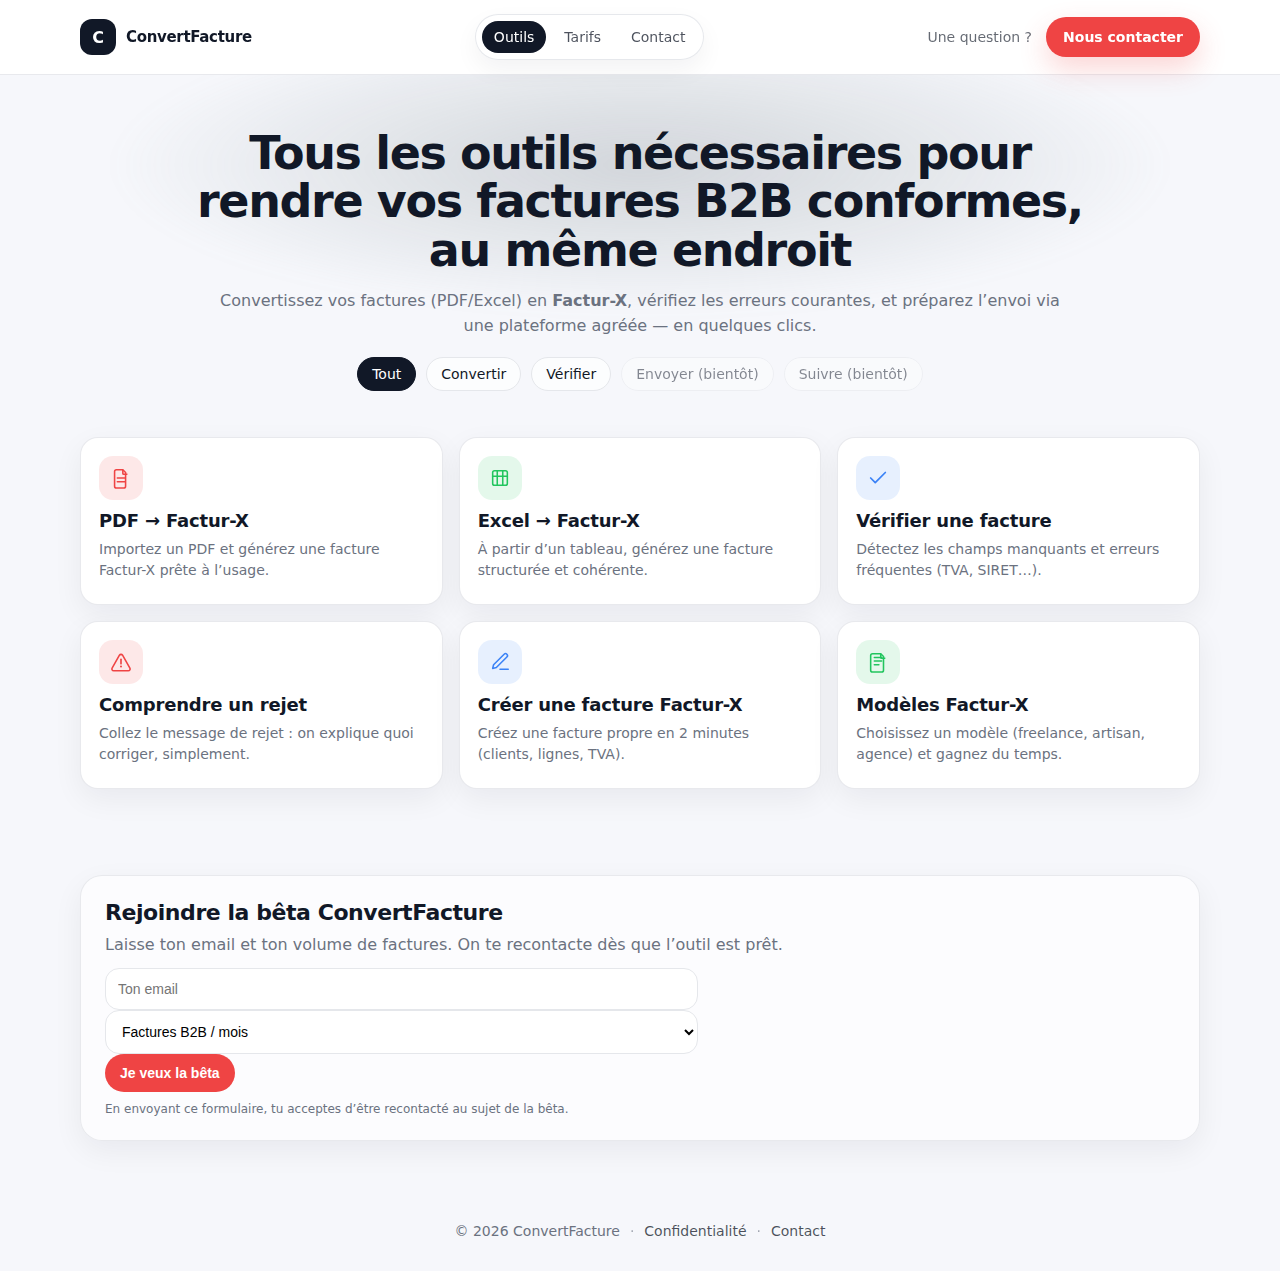
<file: index.html>
<!doctype html>
<html lang="fr">
<head>

    <!-- Google tag (gtag.js) -->
    <script async src="https://www.googletagmanager.com/gtag/js?id=G-G-V4JG3WWYP5"></script>
    <script>
        window.dataLayer = window.dataLayer || [];
        function gtag() { dataLayer.push(arguments); }
        gtag('js', new Date());
        gtag('config', 'G-G-V4JG3WWYP5');
    </script>

    <link rel="icon" href="/favicon.svg" type="image/svg+xml">
    <link rel="icon" href="/favicon.ico" sizes="any">
    <link rel="apple-touch-icon" href="/apple-touch-icon.png">
    <meta name="theme-color" content="#111827">

    <meta charset="utf-8" />
    <meta name="viewport" content="width=device-width,initial-scale=1" />
    <title>ConvertFacture — Factures B2B conformes (Factur-X)</title>
    <meta name="description" content="ConvertFacture : convertissez vos factures (PDF/Excel) en Factur-X et vérifiez la conformité, au même endroit." />
    <link rel="stylesheet" href="styles.css" />
</head>

<body>
    <!-- Top bar -->
    <header class="topbar">
        <div class="container topbar__inner">

            <a class="brand" href="index.html" aria-label="ConvertFacture">
                <span class="brand__mark">C</span>
                <span class="brand__name">ConvertFacture</span>
               
            </a>

            <nav class="nav nav--pill">
                <a class="nav__link nav__link--active" href="index.html#tools">Outils</a>
                <a class="nav__link" href="pricing.html">Tarifs</a>
                <a class="nav__link" href="contact.html">Contact</a>
            </nav>

            <div class="actions">
                <a class="link link--muted" href="contact.html">Une question ?</a>
                <a class="btn btn--primary btn--cta" href="index.html#beta">Nous contacter</a>
            </div>

        </div>
    </header>



    <!-- Hero -->
    <main>
        <section class="hero">
            <div class="container hero__inner">
                <h1>Tous les outils nécessaires pour rendre vos factures B2B conformes, au même endroit</h1>
                <p>
                    Convertissez vos factures (PDF/Excel) en <strong>Factur-X</strong>, vérifiez les erreurs courantes,
                    et préparez l’envoi via une plateforme agréée — en quelques clics.
                </p>

                <!-- Pills -->
                <div class="pills" role="tablist" aria-label="Catégories d'outils">
                    <a class="pill pill--active" href="#tools">Tout</a>
                    <a class="pill" href="#tools">Convertir</a>
                    <a class="pill" href="#tools">Vérifier</a>
                    <a class="pill pill--disabled" href="#beta" aria-disabled="true">Envoyer (bientôt)</a>
                    <a class="pill pill--disabled" href="#beta" aria-disabled="true">Suivre (bientôt)</a>
                </div>
            </div>
        </section>

        <!-- Tools grid -->
        <section id="tools" class="tools">
            <div class="container">
                <div class="grid">
                    <a class="card" href="tools/pdf-to-facturx.html">
                        <div class="card__icon" aria-hidden="true">
                            <svg viewBox="0 0 24 24" fill="none">
                                <path d="M7 3h7l3 3v15a2 2 0 0 1-2 2H7a2 2 0 0 1-2-2V5a2 2 0 0 1 2-2Z" stroke="currentColor" stroke-width="1.7" />
                                <path d="M14 3v4a1 1 0 0 0 1 1h4" stroke="currentColor" stroke-width="1.7" />
                                <path d="M8 12h8M8 16h8" stroke="currentColor" stroke-width="1.7" stroke-linecap="round" />
                            </svg>
                        </div>
                        <h3>PDF → Factur-X</h3>
                        <p>Importez un PDF et générez une facture Factur-X prête à l’usage.</p>
                    </a>

                    <a class="card" href="tools/excel-to-facturx.html">
                        <div class="card__icon card__icon--green" aria-hidden="true">
                            <svg viewBox="0 0 24 24" fill="none">
                                <path d="M4 6a2 2 0 0 1 2-2h12a2 2 0 0 1 2 2v12a2 2 0 0 1-2 2H6a2 2 0 0 1-2-2V6Z" stroke="currentColor" stroke-width="1.7" />
                                <path d="M4 10h16M9 4v16M15 4v16" stroke="currentColor" stroke-width="1.7" stroke-linecap="round" />
                            </svg>
                        </div>
                        <h3>Excel → Factur-X</h3>
                        <p>À partir d’un tableau, générez une facture structurée et cohérente.</p>
                    </a>

                    <a class="card" href="tools/verify.html">
                        <div class="card__icon card__icon--blue" aria-hidden="true">
                            <svg viewBox="0 0 24 24" fill="none">
                                <path d="M20 6 9 17l-5-5" stroke="currentColor" stroke-width="1.9" stroke-linecap="round" stroke-linejoin="round" />
                            </svg>
                        </div>
                        <h3>Vérifier une facture</h3>
                        <p>Détectez les champs manquants et erreurs fréquentes (TVA, SIRET…).</p>
                    </a>

                    <a class="card" href="tools/reject-help.html">
                        <div class="card__icon" aria-hidden="true">
                            <svg viewBox="0 0 24 24" fill="none">
                                <path d="M12 9v5" stroke="currentColor" stroke-width="1.8" stroke-linecap="round" />
                                <path d="M12 17h.01" stroke="currentColor" stroke-width="2.2" stroke-linecap="round" />
                                <path d="M10.3 4.6a2 2 0 0 1 3.4 0l8 14a2 2 0 0 1-1.7 3H4a2 2 0 0 1-1.7-3l8-14Z" stroke="currentColor" stroke-width="1.7" stroke-linejoin="round" />
                            </svg>
                        </div>
                        <h3>Comprendre un rejet</h3>
                        <p>Collez le message de rejet : on explique quoi corriger, simplement.</p>
                    </a>

                    <a class="card" href="tools/create-facturx.html">
                        <div class="card__icon card__icon--blue" aria-hidden="true">
                            <svg viewBox="0 0 24 24" fill="none">
                                <path d="M12 20h9" stroke="currentColor" stroke-width="1.7" stroke-linecap="round" />
                                <path d="M16.5 3.5a2.1 2.1 0 0 1 3 3L8 18l-4 1 1-4 11.5-11.5Z" stroke="currentColor" stroke-width="1.7" stroke-linejoin="round" />
                            </svg>
                        </div>
                        <h3>Créer une facture Factur-X</h3>
                        <p>Créez une facture propre en 2 minutes (clients, lignes, TVA).</p>
                    </a>

                    <a class="card" href="tools/templates.html">
                        <div class="card__icon card__icon--green" aria-hidden="true">
                            <svg viewBox="0 0 24 24" fill="none">
                                <path d="M8 7h8M8 11h8M8 15h5" stroke="currentColor" stroke-width="1.7" stroke-linecap="round" />
                                <path d="M6 3h9l3 3v15a2 2 0 0 1-2 2H6a2 2 0 0 1-2-2V5a2 2 0 0 1 2-2Z" stroke="currentColor" stroke-width="1.7" />
                                <path d="M15 3v4a1 1 0 0 0 1 1h4" stroke="currentColor" stroke-width="1.7" />
                            </svg>
                        </div>
                        <h3>Modèles Factur-X</h3>
                        <p>Choisissez un modèle (freelance, artisan, agence) et gagnez du temps.</p>
                    </a>
                </div>

            </div>
        </section>

        <!-- Beta (form placeholder) -->
        <section id="beta" class="beta">
            <div class="container beta__inner">
                <h2>Rejoindre la bêta ConvertFacture</h2>
                <p>Laisse ton email et ton volume de factures. On te recontacte dès que l’outil est prêt.</p>

                <!-- Remplace ce bloc par ton embed Tally / Google Form -->
                <form class="beta__form" id="betaForm" action="https://formspree.io/f/xjkndglk" method="POST">
                    <input type="hidden" name="source" value="index" />
                    <input type="hidden" name="tool" value="beta" />
                    <input type="hidden" name="_subject" value="ConvertFacture — Nouveau lead (Bêta)" />

                    <!-- honeypot anti-spam -->
                    <input type="text" name="_gotcha" style="display:none" tabindex="-1" autocomplete="off" aria-hidden="true" />

                    <div id="betaStep">
                        <input class="input" name="email" type="email" placeholder="Ton email" required />

                        <select class="input" name="volume" required>
                            <option value="" disabled selected>Factures B2B / mois</option>
                            <option>0–10</option>
                            <option>10–50</option>
                            <option>50+</option>
                        </select>

                        <button class="btn btn--primary" type="submit" id="betaSubmitBtn">Je veux la bêta</button>

                        <p class="fineprint" id="betaError" style="display:none; color: rgba(239,68,68,0.95);">
                            Oups — impossible d’envoyer pour l’instant. Réessaie dans quelques secondes.
                        </p>
                    </div>

                    <div id="betaThanks" style="display:none;">
                        <h3 style="margin:6px 0 0;">Merci 🙌</h3>
                        <p class="muted" style="margin-top:8px;">
                            On te recontacte dès que la bêta est prête.
                        </p>
                    </div>
                </form>


                <p class="fineprint">En envoyant ce formulaire, tu acceptes d’être recontacté au sujet de la bêta.</p>
            </div>
        </section>
    </main>

    <footer class="footer">
        <div class="container footer__inner">
            <span>© <span id="year"></span> ConvertFacture</span>
            <span class="footer__sep">·</span>
            <a class="link" href="#privacy">Confidentialité</a>
            <span class="footer__sep">·</span>
            <a class="link" href="#contact">Contact</a>
        </div>

        <script>
            // Footer year
            const yearEl = document.getElementById("year");
            if (yearEl) yearEl.textContent = new Date().getFullYear();

            // ✅ Formspree (AJAX) for beta section
            const form = document.getElementById("betaForm");
            const betaStep = document.getElementById("betaStep");
            const betaThanks = document.getElementById("betaThanks");
            const betaSubmitBtn = document.getElementById("betaSubmitBtn");
            const betaError = document.getElementById("betaError");

            if (form) {
                form.addEventListener("submit", async (e) => {
                    e.preventDefault();
                    if (betaError) betaError.style.display = "none";

                    if (betaSubmitBtn) {
                        betaSubmitBtn.disabled = true;
                        betaSubmitBtn.textContent = "Envoi…";
                    }

                    try {
                        const res = await fetch(form.action, {
                            method: "POST",
                            body: new FormData(form),
                            headers: { "Accept": "application/json" }
                        });

                        if (res.ok) {
                            if (window.gtag) gtag("event", "beta_signup", { tool: "index" });
                            if (betaStep) betaStep.style.display = "none";
                            if (betaThanks) betaThanks.style.display = "";
                            form.reset();
                        } else {
                            if (betaError) betaError.style.display = "";
                            if (betaSubmitBtn) {
                                betaSubmitBtn.disabled = false;
                                betaSubmitBtn.textContent = "Je veux la bêta";
                            }
                        }
                    } catch (err) {
                        if (betaError) betaError.style.display = "";
                        if (betaSubmitBtn) {
                            betaSubmitBtn.disabled = false;
                            betaSubmitBtn.textContent = "Je veux la bêta";
                        }
                    }
                });
            }
        </script>
    </footer>
</body>
</html>
</file>
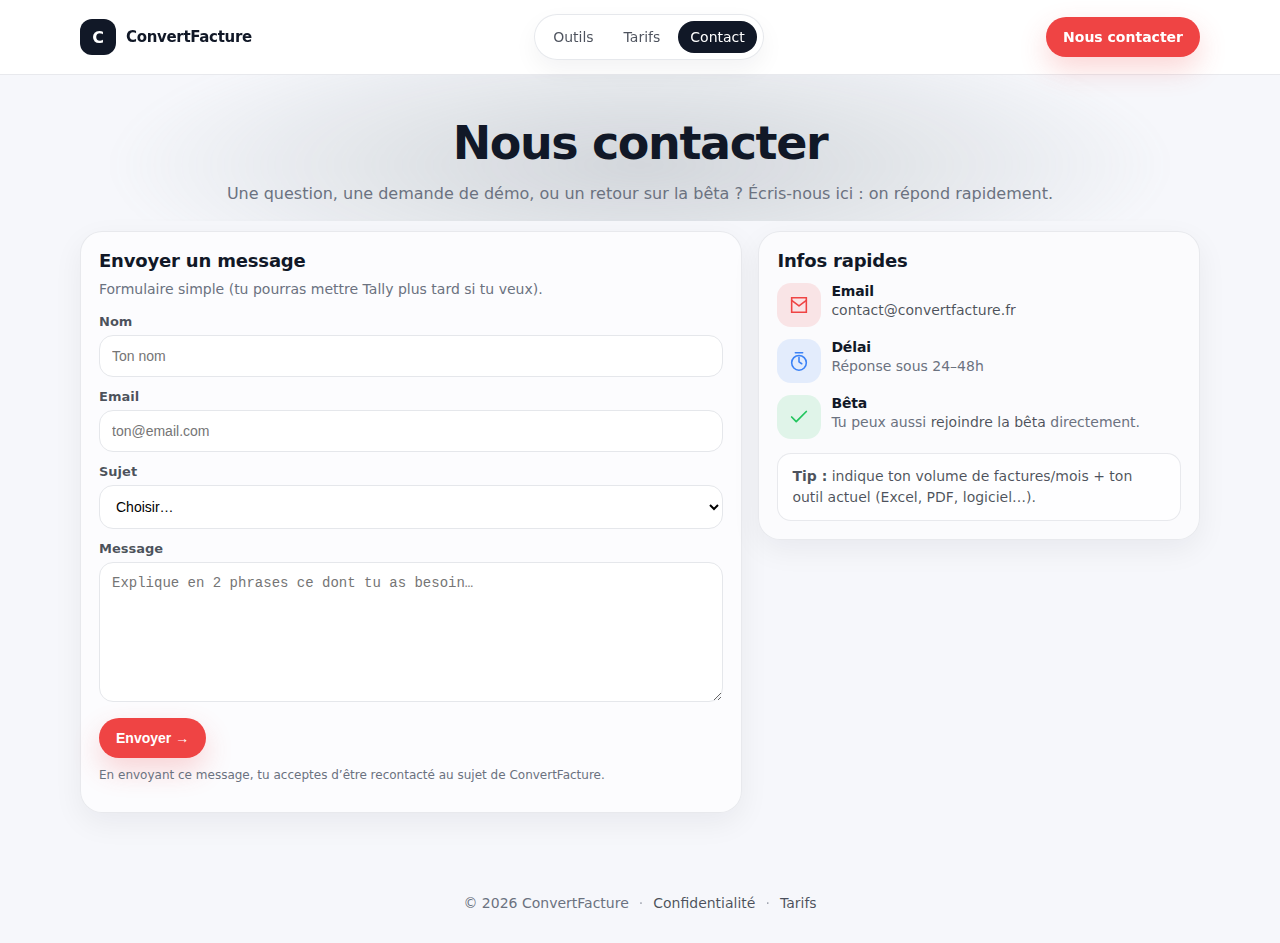
<file: contact.html>
<!doctype html>
<html lang="fr">
<head>

    <!-- Google tag (gtag.js) -->
    <script async src="https://www.googletagmanager.com/gtag/js?id=G-G-V4JG3WWYP5"></script>
    <script>
        window.dataLayer = window.dataLayer || [];
        function gtag() { dataLayer.push(arguments); }
        gtag('js', new Date());
        gtag('config', 'G-G-V4JG3WWYP5');
    </script>
    <link rel="icon" type="image/png" sizes="48x48" href="/favicon-48x48.png">
    <link rel="icon" href="/favicon.svg" type="image/svg+xml">
    <link rel="icon" href="/favicon.ico" sizes="any">
    <link rel="apple-touch-icon" href="/apple-touch-icon.png">
    <meta name="theme-color" content="#111827">

    <meta charset="utf-8" />
    <meta name="viewport" content="width=device-width,initial-scale=1" />
    <title>ConvertFacture — Contact</title>
    <meta name="description" content="Contactez ConvertFacture : une question, une demande de démo, un retour sur la bêta." />
    <link rel="stylesheet" href="styles.css" />
</head>

<body>
    <!-- Top bar -->
    <header class="topbar">
        <div class="container topbar__inner">
            <a class="brand" href="index.html" aria-label="ConvertFacture">
                <span class="brand__mark">C</span>
                <span class="brand__name">ConvertFacture</span>
            </a>

            <nav class="nav nav--pill">
                <a class="nav__link" href="index.html#tools">Outils</a>
                <a class="nav__link" href="pricing.html">Tarifs</a>
                <a class="nav__link nav__link--active" href="contact.html">Contact</a>
            </nav>

            <div class="actions">
                <a class="btn btn--primary btn--cta" href="index.html#beta">Nous contacter</a>
            </div>
        </div>
    </header>

    <main>
        <!-- Hero -->
        <section class="hero hero--tight">
            <div class="container hero__inner">
                <h1>Nous contacter</h1>
                <p>
                    Une question, une demande de démo, ou un retour sur la bêta ?
                    Écris-nous ici : on répond rapidement.
                </p>
            </div>
        </section>

        <!-- Contact content -->
        <section class="contact">
            <div class="container contact__grid">

                <!-- Form card -->
                <div class="contact-card">
                    <h2>Envoyer un message</h2>
                    <p class="muted">Formulaire simple (tu pourras mettre Tally plus tard si tu veux).</p>

                    <!-- ✅ Formspree -->
                    <form class="contact-form"
                          id="contactForm"
                          action="https://formspree.io/f/xjkndglk"
                          method="POST">
                        <!-- context -->
                        <input type="hidden" name="tool" value="contact" />
                        <input type="hidden" name="page" value="contact" />
                        <input type="hidden" name="_subject" value="ConvertFacture — Nouveau message (Contact)" />

                        <!-- honeypot anti-spam -->
                        <input type="text" name="_gotcha" style="display:none" tabindex="-1" autocomplete="off" aria-hidden="true" />

                        <div id="contactStep">
                            <div class="field">
                                <label for="name">Nom</label>
                                <input id="name" name="name" class="input" type="text" placeholder="Ton nom" required />
                            </div>

                            <div class="field">
                                <label for="email">Email</label>
                                <input id="email" name="email" class="input" type="email" placeholder="ton@email.com" required />
                            </div>

                            <div class="field">
                                <label for="topic">Sujet</label>
                                <select id="topic" name="topic" class="input" required>
                                    <option value="" disabled selected>Choisir…</option>
                                    <option>Question générale</option>
                                    <option>Tarifs</option>
                                    <option>Bêta / accès</option>
                                    <option>Bug / problème</option>
                                    <option>Partenariat</option>
                                </select>
                            </div>

                            <div class="field">
                                <label for="message">Message</label>
                                <textarea id="message" name="message" class="input textarea" rows="6"
                                          placeholder="Explique en 2 phrases ce dont tu as besoin…" required></textarea>
                            </div>

                            <button class="btn btn--primary btn--cta" type="submit" id="contactSubmitBtn">Envoyer →</button>

                            <p class="fineprint">
                                En envoyant ce message, tu acceptes d’être recontacté au sujet de ConvertFacture.
                            </p>

                            <p class="fineprint" id="contactError" style="display:none; color: rgba(239,68,68,0.95);">
                                Oups — impossible d’envoyer pour l’instant. Réessaie dans quelques secondes.
                            </p>
                        </div>

                        <div id="contactThanks" style="display:none;">
                            <h3 style="margin:6px 0 0;">Merci 🙌</h3>
                            <p class="muted" style="margin-top:8px;">
                                Message bien reçu. On te répondra dès que possible.
                            </p>
                            <button class="btn btn--primary btn--cta" type="button" id="contactResetBtn">Envoyer un autre message</button>
                        </div>
                    </form>
                </div>

                <!-- Info card -->
                <div class="contact-card contact-card--info">
                    <h2>Infos rapides</h2>
                    <div class="info-list">
                        <div class="info-item">
                            <div class="info-icon" aria-hidden="true">
                                <svg viewBox="0 0 24 24" fill="none">
                                    <path d="M4 4h16v16H4V4Z" stroke="currentColor" stroke-width="1.7" />
                                    <path d="m4 7 8 6 8-6" stroke="currentColor" stroke-width="1.7" stroke-linecap="round" stroke-linejoin="round" />
                                </svg>
                            </div>
                            <div>
                                <div class="info-title">Email</div>
                                <div class="info-text"><a class="link" href="mailto:contact@convertfacture.fr">contact@convertfacture.fr</a></div>
                            </div>
                        </div>

                        <div class="info-item">
                            <div class="info-icon info-icon--blue" aria-hidden="true">
                                <svg viewBox="0 0 24 24" fill="none">
                                    <path d="M12 22a8 8 0 1 0 0-16 8 8 0 0 0 0 16Z" stroke="currentColor" stroke-width="1.7" />
                                    <path d="M12 8v5l3 2" stroke="currentColor" stroke-width="1.7" stroke-linecap="round" stroke-linejoin="round" />
                                    <path d="M8 3h8" stroke="currentColor" stroke-width="1.7" stroke-linecap="round" />
                                </svg>
                            </div>
                            <div>
                                <div class="info-title">Délai</div>
                                <div class="info-text">Réponse sous 24–48h</div>
                            </div>
                        </div>

                        <div class="info-item">
                            <div class="info-icon info-icon--green" aria-hidden="true">
                                <svg viewBox="0 0 24 24" fill="none">
                                    <path d="M20 6 9 17l-5-5" stroke="currentColor" stroke-width="1.9" stroke-linecap="round" stroke-linejoin="round" />
                                </svg>
                            </div>
                            <div>
                                <div class="info-title">Bêta</div>
                                <div class="info-text">Tu peux aussi <a class="link" href="index.html#beta">rejoindre la bêta</a> directement.</div>
                            </div>
                        </div>
                    </div>

                    <div class="note" style="margin-top:14px;">
                        <strong>Tip :</strong> indique ton volume de factures/mois + ton outil actuel (Excel, PDF, logiciel…).
                    </div>
                </div>

            </div>
        </section>
    </main>

    <footer class="footer">
        <div class="container footer__inner">
            <span>© <span id="year"></span> ConvertFacture</span>
            <span class="footer__sep">·</span>
            <a class="link" href="#">Confidentialité</a>
            <span class="footer__sep">·</span>
            <a class="link" href="pricing.html">Tarifs</a>
        </div>

        <script>
            // Footer year
            const yearEl = document.getElementById("year");
            if (yearEl) yearEl.textContent = new Date().getFullYear();

            // Contact form AJAX -> Formspree
            const form = document.getElementById("contactForm");
            const contactStep = document.getElementById("contactStep");
            const contactThanks = document.getElementById("contactThanks");
            const contactSubmitBtn = document.getElementById("contactSubmitBtn");
            const contactError = document.getElementById("contactError");
            const contactResetBtn = document.getElementById("contactResetBtn");

            function resetUI() {
                if (contactError) contactError.style.display = "none";
                if (contactThanks) contactThanks.style.display = "none";
                if (contactStep) contactStep.style.display = "";
                if (contactSubmitBtn) {
                    contactSubmitBtn.disabled = false;
                    contactSubmitBtn.textContent = "Envoyer →";
                }
            }

            if (contactResetBtn) {
                contactResetBtn.addEventListener("click", () => {
                    if (form) form.reset();
                    resetUI();
                });
            }

            if (form) {
                form.addEventListener("submit", async (e) => {
                    e.preventDefault();
                    if (contactError) contactError.style.display = "none";

                    if (contactSubmitBtn) {
                        contactSubmitBtn.disabled = true;
                        contactSubmitBtn.textContent = "Envoi…";
                    }

                    try {
                        const res = await fetch(form.action, {
                            method: "POST",
                            body: new FormData(form),
                            headers: { "Accept": "application/json" }
                        });

                        if (res.ok) {
                            if (window.gtag) gtag("event", "beta_signup", { tool: "contact" });
                            if (contactStep) contactStep.style.display = "none";
                            if (contactThanks) contactThanks.style.display = "";
                            form.reset();
                        } else {
                            if (contactError) contactError.style.display = "";
                            if (contactSubmitBtn) {
                                contactSubmitBtn.disabled = false;
                                contactSubmitBtn.textContent = "Envoyer →";
                            }
                        }
                    } catch (err) {
                        if (contactError) contactError.style.display = "";
                        if (contactSubmitBtn) {
                            contactSubmitBtn.disabled = false;
                            contactSubmitBtn.textContent = "Envoyer →";
                        }
                    }
                });
            }
        </script>
    </footer>
</body>
</html>
</file>
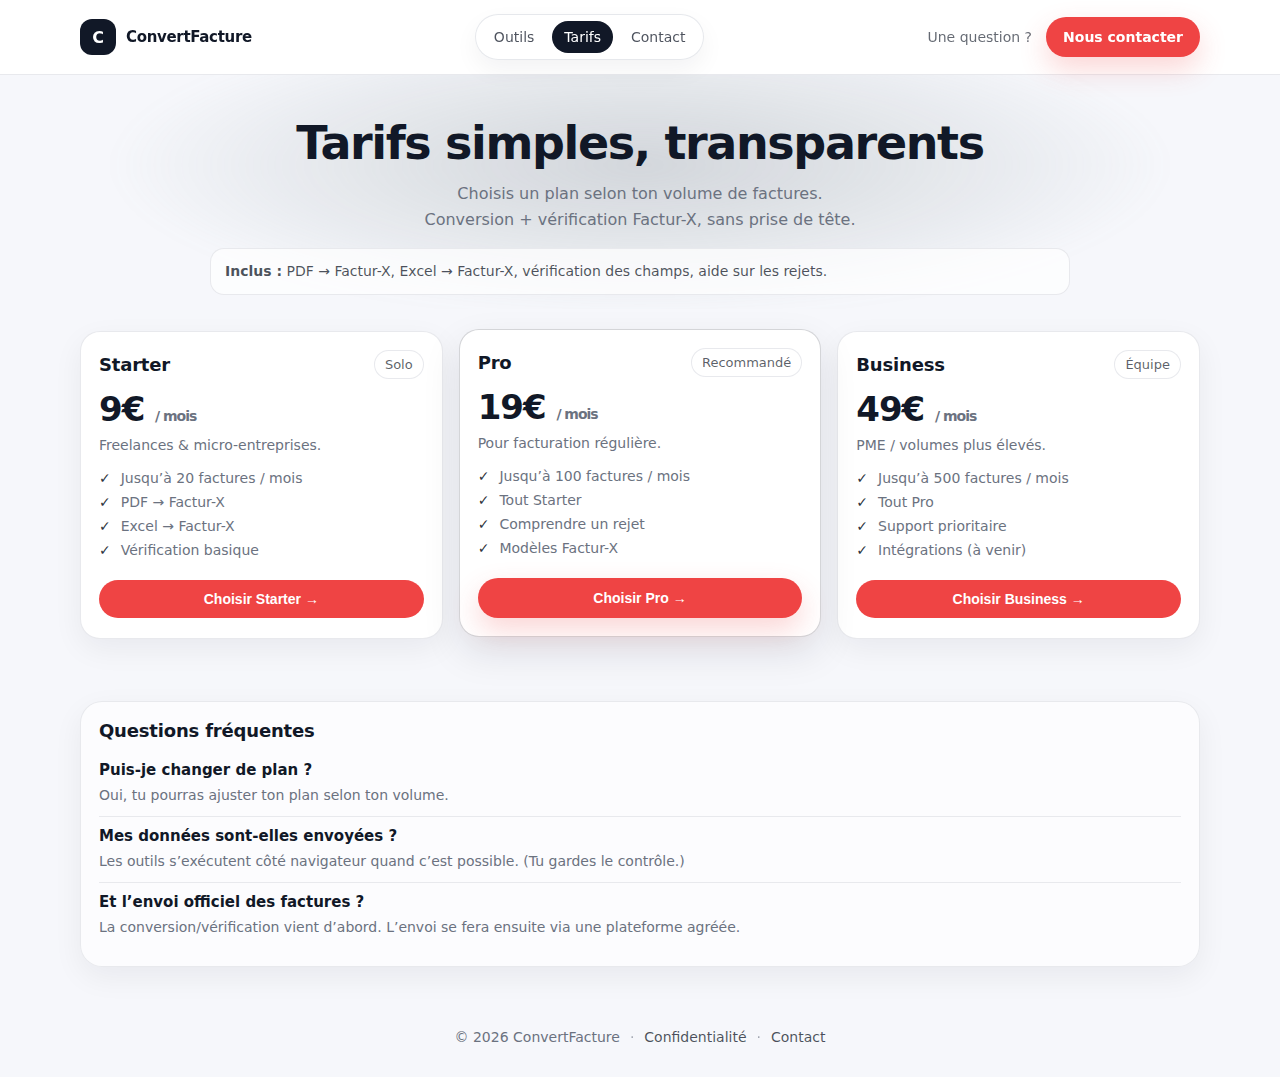
<file: pricing.html>
<!doctype html>
<html lang="fr">
<head>
    <link rel="icon" href="/favicon.svg" type="image/svg+xml">
    <link rel="icon" href="/favicon.ico" sizes="any">
    <link rel="apple-touch-icon" href="/apple-touch-icon.png">
    <meta name="theme-color" content="#111827">

    <meta charset="utf-8" />
    <meta name="viewport" content="width=device-width,initial-scale=1" />
    <title>ConvertFacture — Tarifs</title>
    <meta name="description" content="Tarifs ConvertFacture : choisissez un plan selon votre volume de factures." />
    <link rel="stylesheet" href="styles.css" />
</head>

<body>
    <!-- Top bar -->
    <header class="topbar">
        <div class="container topbar__inner">
            <a class="brand" href="index.html" aria-label="ConvertFacture">
                <span class="brand__mark">C</span>
                <span class="brand__name">ConvertFacture</span>
            </a>

            <nav class="nav nav--pill">
                <a class="nav__link" href="index.html#tools">Outils</a>
                <a class="nav__link nav__link--active" href="pricing.html">Tarifs</a>
                <a class="nav__link" href="contact.html">Contact</a>
            </nav>

            <div class="actions">
                <a class="link link--muted" href="contact.html">Une question ?</a>
                <a class="btn btn--primary btn--cta" href="#" id="openStartTop">Nous contacter</a>
            </div>
        </div>
    </header>

    <main>
        <!-- Hero -->
        <section class="hero hero--tight">
            <div class="container hero__inner">
                <h1>Tarifs simples, transparents</h1>
                <p>
                    Choisis un plan selon ton volume de factures.
                    <br />
                    Conversion + vérification Factur-X, sans prise de tête.
                </p>

                <div class="note">
                    <strong>Inclus :</strong> PDF → Factur-X, Excel → Factur-X, vérification des champs, aide sur les rejets.
                </div>
            </div>
        </section>

        <!-- Pricing -->
        <section class="pricing">
            <div class="container">
                <div class="price-grid">

                    <div class="price-card">
                        <div class="price-head">
                            <h3>Starter</h3>
                            <span class="mini-benefit" style="margin:0;">Solo</span>
                        </div>

                        <div class="price">9€ <small>/ mois</small></div>
                        <p class="price-sub">Freelances & micro-entreprises.</p>

                        <ul class="feature-list">
                            <li>Jusqu’à 20 factures / mois</li>
                            <li>PDF → Factur-X</li>
                            <li>Excel → Factur-X</li>
                            <li>Vérification basique</li>
                        </ul>

                        <button class="btn btn--primary price-cta js-pick-plan"
                                data-plan="Starter" data-price="9€ / mois" type="button">
                            Choisir Starter →
                        </button>
                    </div>

                    <div class="price-card price-card--featured">
                        <div class="price-head">
                            <h3>Pro</h3>
                            <span class="mini-benefit" style="margin:0;">Recommandé</span>
                        </div>

                        <div class="price">19€ <small>/ mois</small></div>
                        <p class="price-sub">Pour facturation régulière.</p>

                        <ul class="feature-list">
                            <li>Jusqu’à 100 factures / mois</li>
                            <li>Tout Starter</li>
                            <li>Comprendre un rejet</li>
                            <li>Modèles Factur-X</li>
                        </ul>

                        <button class="btn btn--primary btn--cta price-cta js-pick-plan"
                                data-plan="Pro" data-price="19€ / mois" type="button">
                            Choisir Pro →
                        </button>
                    </div>

                    <div class="price-card">
                        <div class="price-head">
                            <h3>Business</h3>
                            <span class="mini-benefit" style="margin:0;">Équipe</span>
                        </div>

                        <div class="price">49€ <small>/ mois</small></div>
                        <p class="price-sub">PME / volumes plus élevés.</p>

                        <ul class="feature-list">
                            <li>Jusqu’à 500 factures / mois</li>
                            <li>Tout Pro</li>
                            <li>Support prioritaire</li>
                            <li>Intégrations (à venir)</li>
                        </ul>

                        <button class="btn btn--primary price-cta js-pick-plan"
                                data-plan="Business" data-price="49€ / mois" type="button">
                            Choisir Business →
                        </button>
                    </div>

                </div>
            </div>
        </section>

        <!-- Small reassurance (still not “beta”) -->
        <section class="pricing">
            <div class="container">
                <div class="faq">
                    <h2 class="faq-title">Questions fréquentes</h2>

                    <div class="faq-item">
                        <h4>Puis-je changer de plan ?</h4>
                        <p>Oui, tu pourras ajuster ton plan selon ton volume.</p>
                    </div>

                    <div class="faq-item">
                        <h4>Mes données sont-elles envoyées ?</h4>
                        <p>Les outils s’exécutent côté navigateur quand c’est possible. (Tu gardes le contrôle.)</p>
                    </div>

                    <div class="faq-item">
                        <h4>Et l’envoi officiel des factures ?</h4>
                        <p>La conversion/vérification vient d’abord. L’envoi se fera ensuite via une plateforme agréée.</p>
                    </div>
                </div>
            </div>
        </section>
    </main>

    <!-- Modal (révèle la bêta à la fin) -->
    <div class="modal" id="betaModal" aria-hidden="true">
        <div class="modal__backdrop" data-close></div>

        <div class="modal__panel" role="dialog" aria-modal="true" aria-labelledby="modalTitle">
            <button class="modal__close" type="button" aria-label="Fermer" data-close>×</button>

            <h2 id="modalTitle">Finaliser votre choix</h2>
            <p class="muted" id="modalSubtitle">
                Plan sélectionné : —
            </p>

            <div class="note" style="margin-top:12px;">
                <strong>Info :</strong> le produit est actuellement en <strong>bêta</strong>.
                Pour l’instant, <strong>aucun paiement</strong> n’est demandé : on te donne l’accès dès que ton plan est disponible.
            </div>

            <form class="modal__form" id="betaForm" action="#" method="post">
                <input type="hidden" name="source" value="pricing" />
                <input type="hidden" name="plan" id="chosenPlan" value="" />
                <input type="hidden" name="display_price" id="chosenPrice" value="" />

                <input class="input" name="email" type="email" placeholder="Ton email" required />

                <select class="input" name="volume" required>
                    <option value="" disabled selected>Factures B2B / mois</option>
                    <option>0–10</option>
                    <option>10–50</option>
                    <option>50+</option>
                </select>

                <button class="btn btn--primary btn--cta" type="submit">Rejoindre la liste →</button>
                <p class="fineprint">Pas de paiement aujourd’hui. On te contacte dès que l’accès est prêt.</p>
            </form>
        </div>
    </div>

    <footer class="footer">
        <div class="container footer__inner">
            <span>© <span id="year"></span> ConvertFacture</span>
            <span class="footer__sep">·</span>
            <a class="link" href="#">Confidentialité</a>
            <span class="footer__sep">·</span>
            <a class="link" href="contact.html">Contact</a>
        </div>

        <script>
            // Footer year
            const yearEl = document.getElementById("year");
            if (yearEl) yearEl.textContent = new Date().getFullYear();

            // Modal elements
            const modal = document.getElementById("betaModal");
            const subtitle = document.getElementById("modalSubtitle");
            const chosenPlan = document.getElementById("chosenPlan");
            const chosenPrice = document.getElementById("chosenPrice");
            const pickBtns = document.querySelectorAll(".js-pick-plan");
            const openTop = document.getElementById("openStartTop");
            const form = document.getElementById("betaForm");

            function openModal(plan, price) {
                if (!modal) return;

                chosenPlan.value = plan || "";
                chosenPrice.value = price || "";

                if (subtitle) {
                    subtitle.innerHTML = plan
                        ? `Plan sélectionné : <strong>${plan}</strong> — <strong>${price || ""}</strong>`
                        : `Plan sélectionné : —`;
                }

                modal.classList.add("modal--open");
                modal.setAttribute("aria-hidden", "false");
                document.body.style.overflow = "hidden";

                const emailInput = modal.querySelector("input[type='email']");
                if (emailInput) emailInput.focus();
            }

            function closeModal() {
                if (!modal) return;
                modal.classList.remove("modal--open");
                modal.setAttribute("aria-hidden", "true");
                document.body.style.overflow = "";
            }

            // Open from top button (no plan selected)
            if (openTop) {
                openTop.addEventListener("click", (e) => {
                    e.preventDefault();
                    openModal("", "");
                });
            }

            // Open from plan buttons
            pickBtns.forEach((btn) => {
                btn.addEventListener("click", () => {
                    const plan = btn.getAttribute("data-plan") || "";
                    const price = btn.getAttribute("data-price") || "";
                    openModal(plan, price);
                });
            });

            // Close actions
            if (modal) {
                modal.querySelectorAll("[data-close]").forEach((el) => el.addEventListener("click", closeModal));
            }
            window.addEventListener("keydown", (e) => {
                if (e.key === "Escape") closeModal();
            });

            // PoC submit (no backend)
            if (form) {
                form.addEventListener("submit", (e) => {
                    e.preventDefault();
                    form.innerHTML = `
                    <h3 style="margin:6px 0 0;">Merci 🙌</h3>
                    <p class="muted" style="margin-top:8px;">
                      On te contactera dès que l’accès à ce plan est prêt.
                    </p>
                    <button class="btn btn--primary btn--cta" type="button" id="closeAfterThanks">Fermer</button>
                  `;
                    const closeBtn = document.getElementById("closeAfterThanks");
                    if (closeBtn) closeBtn.addEventListener("click", closeModal);
                });
            }
        </script>
    </footer>
</body>
</html>
</file>
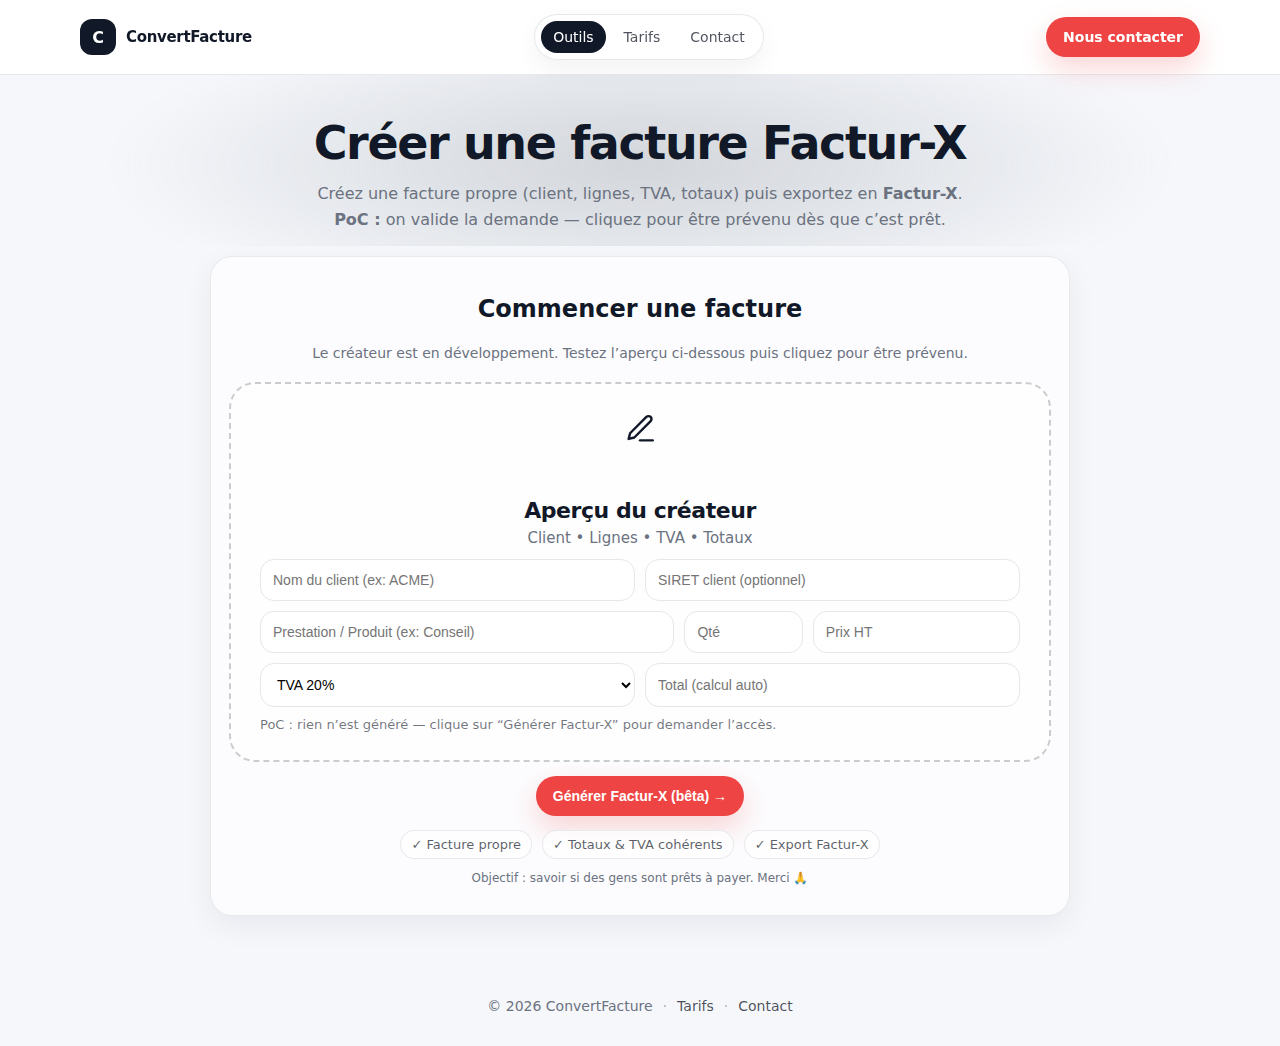
<file: tools/create-facturx.html>
﻿<!doctype html>
<html lang="fr">
<head>

    <!-- Google tag (gtag.js) -->
    <script async src="https://www.googletagmanager.com/gtag/js?id=G-G-V4JG3WWYP5"></script>
    <script>
        window.dataLayer = window.dataLayer || [];
        function gtag() { dataLayer.push(arguments); }
        gtag('js', new Date());
        gtag('config', 'G-G-V4JG3WWYP5');
    </script>
    <link rel="icon" type="image/png" sizes="48x48" href="/favicon-48x48.png">
    <link rel="icon" href="/favicon.svg" type="image/svg+xml">
    <link rel="icon" href="/favicon.ico" sizes="any">
    <link rel="apple-touch-icon" href="/apple-touch-icon.png">
    <meta name="theme-color" content="#111827">

    <meta charset="utf-8" />
    <meta name="viewport" content="width=device-width,initial-scale=1" />
    <title>ConvertFacture — Créer une facture Factur-X</title>
    <meta name="description" content="Créez une facture Factur-X en quelques minutes. PoC : laissez votre email pour être prévenu." />
    <link rel="stylesheet" href="../styles.css" />
</head>

<body>
    <!-- Top bar -->
    <header class="topbar">
        <div class="container topbar__inner">
            <a class="brand" href="../index.html" aria-label="ConvertFacture">
                <span class="brand__mark">C</span>
                <span class="brand__name">ConvertFacture</span>
            </a>

            <nav class="nav nav--pill">
                <a class="nav__link nav__link--active" href="../index.html#tools">Outils</a>
                <a class="nav__link" href="../pricing.html">Tarifs</a>
                <a class="nav__link" href="../contact.html">Contact</a>
            </nav>

            <div class="actions">
                <a class="btn btn--primary btn--cta" href="../contact.html">Nous contacter</a>
            </div>
        </div>
    </header>

    <main>
        <!-- Hero -->
        <section class="hero hero--tight">
            <div class="container hero__inner">
                <h1>Créer une facture Factur-X</h1>
                <p>
                    Créez une facture propre (client, lignes, TVA, totaux) puis exportez en <strong>Factur-X</strong>.
                    <br />
                    <strong>PoC :</strong> on valide la demande — cliquez pour être prévenu dès que c’est prêt.
                </p>
            </div>
        </section>

        <!-- Main card -->
        <section class="tool">
            <div class="container">
                <div class="tool-card tool-card--center">
                    <h2>Commencer une facture</h2>
                    <p class="muted">
                        Le créateur est en développement. Testez l’aperçu ci-dessous puis cliquez pour être prévenu.
                    </p>

                    <!-- Fake mini editor (opens modal) -->
                    <div class="dropzone dropzone--big" id="dropzone" role="button" tabindex="0" aria-label="Créer une facture (bêta)">
                        <div class="dropzone__icon dropzone__icon--big" aria-hidden="true">
                            <!-- Pencil icon -->
                            <svg viewBox="0 0 24 24" fill="none">
                                <path d="M12 20h9" stroke="currentColor" stroke-width="1.7" stroke-linecap="round" />
                                <path d="M16.5 3.5a2.1 2.1 0 0 1 3 3L8 18l-4 1 1-4 11.5-11.5Z" stroke="currentColor" stroke-width="1.7" stroke-linejoin="round" />
                            </svg>
                        </div>

                        <div class="dropzone__text" style="width:100%; max-width: 760px;">
                            <div class="dropzone__title">Aperçu du créateur</div>
                            <div class="dropzone__sub">Client • Lignes • TVA • Totaux</div>

                            <div class="fake-form">
                                <div class="fake-row">
                                    <input class="input fake-input" type="text" placeholder="Nom du client (ex: ACME)" aria-label="Nom du client" />
                                    <input class="input fake-input" type="text" placeholder="SIRET client (optionnel)" aria-label="SIRET client" />
                                </div>

                                <div class="fake-row">
                                    <input class="input fake-input" type="text" placeholder="Prestation / Produit (ex: Conseil)" aria-label="Libellé ligne" />
                                    <input class="input fake-input" type="number" placeholder="Qté" aria-label="Quantité" />
                                    <input class="input fake-input" type="number" placeholder="Prix HT" aria-label="Prix HT" />
                                </div>

                                <div class="fake-row">
                                    <select class="input fake-input" aria-label="TVA">
                                        <option selected>TVA 20%</option>
                                        <option>TVA 10%</option>
                                        <option>TVA 5.5%</option>
                                        <option>TVA 0%</option>
                                    </select>
                                    <input class="input fake-input" type="text" placeholder="Total (calcul auto)" aria-label="Total" />
                                </div>

                                <div class="dropzone__hint" style="margin-top:10px;">
                                    PoC : rien n’est généré — clique sur “Générer Factur-X” pour demander l’accès.
                                </div>
                            </div>
                        </div>
                    </div>

                    <div class="tool-actions tool-actions--center">
                        <button class="btn btn--primary btn--cta" type="button" id="openModalBtn">
                            Générer Factur-X (bêta) →
                        </button>
                    </div>

                    <div class="mini-benefits">
                        <div class="mini-benefit">✓ Facture propre</div>
                        <div class="mini-benefit">✓ Totaux & TVA cohérents</div>
                        <div class="mini-benefit">✓ Export Factur-X</div>
                    </div>

                    <p class="fineprint" style="margin-top:12px;">
                        Objectif : savoir si des gens sont prêts à payer. Merci 🙏
                    </p>
                </div>
            </div>
        </section>

        <!-- Modal (PoC) -->
        <div class="modal" id="betaModal" aria-hidden="true">
            <div class="modal__backdrop" data-close></div>

            <div class="modal__panel" role="dialog" aria-modal="true" aria-labelledby="modalTitle">
                <button class="modal__close" type="button" aria-label="Fermer" data-close>×</button>

                <h2 id="modalTitle">Créateur en développement</h2>
                <p class="muted">
                    On lance bientôt la bêta “Créer une facture Factur-X”. Laisse ton email et on te prévient dès que c’est prêt.
                </p>

                <!-- ✅ Formspree -->
                <form class="modal__form" id="betaForm" action="https://formspree.io/f/xjkndglk" method="POST">
                    <!-- context -->
                    <input type="hidden" name="tool" value="create-facturx" />
                    <input type="hidden" name="page" value="create-facturx" />
                    <input type="hidden" name="_subject" value="ConvertFacture — Demande bêta (Créer Factur-X)" />

                    <!-- honeypot anti-spam -->
                    <input type="text" name="_gotcha" style="display:none" tabindex="-1" autocomplete="off" aria-hidden="true" />

                    <div id="formStep">
                        <input class="input" name="email" type="email" placeholder="Ton email" required />

                        <select class="input" name="volume" required>
                            <option value="" disabled selected>Factures B2B / mois</option>
                            <option>0–10</option>
                            <option>10–50</option>
                            <option>50+</option>
                        </select>

                        <select class="input" name="use_case" required>
                            <option value="" disabled selected>Ton cas principal</option>
                            <option>Je crée mes factures sur Word / PDF</option>
                            <option>Je fais mes factures sur Excel</option>
                            <option>J’ai déjà un logiciel</option>
                            <option>Autre</option>
                        </select>

                        <select class="input" name="price" required>
                            <option value="" disabled selected>Prix acceptable</option>
                            <option>9€ / mois</option>
                            <option>19€ / mois</option>
                            <option>49€ / mois</option>
                            <option>Je préfère payer à l’usage</option>
                            <option>Je ne paierai pas</option>
                        </select>

                        <button class="btn btn--primary btn--cta" type="submit" id="submitBtn">Me prévenir →</button>

                        <p class="fineprint">Pas de spam. Juste un mail quand la bêta est prête.</p>
                        <p class="fineprint" id="formError" style="display:none; color: rgba(239,68,68,0.95);">
                            Oups — impossible d’envoyer pour l’instant. Réessaie dans quelques secondes.
                        </p>
                    </div>

                    <div id="thanksStep" style="display:none;">
                        <h3 style="margin:6px 0 0;">Merci 🙌</h3>
                        <p class="muted" style="margin-top:8px;">
                            On te contactera dès que l’accès à ce plan est prêt.
                        </p>
                        <button class="btn btn--primary btn--cta" type="button" id="closeAfterThanks">Fermer</button>
                    </div>
                </form>
            </div>
        </div>
    </main>

    <footer class="footer">
        <div class="container footer__inner">
            <span>© <span id="year"></span> ConvertFacture</span>
            <span class="footer__sep">·</span>
            <a class="link" href="../pricing.html">Tarifs</a>
            <span class="footer__sep">·</span>
            <a class="link" href="../contact.html">Contact</a>
        </div>

        <script>
            // Footer year
            const yearEl = document.getElementById("year");
            if (yearEl) yearEl.textContent = new Date().getFullYear();

            // Elements
            const modal = document.getElementById("betaModal");
            const dropzone = document.getElementById("dropzone");
            const openBtn = document.getElementById("openModalBtn");
            const fakeInputs = document.querySelectorAll(".fake-input");

            const form = document.getElementById("betaForm");
            const formStep = document.getElementById("formStep");
            const thanksStep = document.getElementById("thanksStep");
            const closeAfterThanks = document.getElementById("closeAfterThanks");
            const submitBtn = document.getElementById("submitBtn");
            const formError = document.getElementById("formError");

            function openModal() {
                if (!modal) return;
                // reset UI each open
                if (formStep) formStep.style.display = "";
                if (thanksStep) thanksStep.style.display = "none";
                if (formError) formError.style.display = "none";
                if (submitBtn) {
                    submitBtn.disabled = false;
                    submitBtn.textContent = "Me prévenir →";
                }

                modal.classList.add("modal--open");
                modal.setAttribute("aria-hidden", "false");
                document.body.style.overflow = "hidden";

                const emailInput = modal.querySelector("input[type='email']");
                if (emailInput) emailInput.focus();
            }

            function closeModal() {
                if (!modal) return;
                modal.classList.remove("modal--open");
                modal.setAttribute("aria-hidden", "true");
                document.body.style.overflow = "";
            }

            // Open modal triggers
            if (dropzone) {
                dropzone.addEventListener("click", openModal);
                dropzone.addEventListener("keypress", (e) => {
                    if (e.key === "Enter" || e.key === " ") openModal();
                });
            }

            fakeInputs.forEach((el) => {
                el.addEventListener("focus", openModal, { once: true });
            });

            if (openBtn) openBtn.addEventListener("click", openModal);

            // Close modal
            if (modal) {
                modal.querySelectorAll("[data-close]").forEach((el) => el.addEventListener("click", closeModal));
            }
            window.addEventListener("keydown", (e) => {
                if (e.key === "Escape") closeModal();
            });

            if (closeAfterThanks) closeAfterThanks.addEventListener("click", closeModal);

            // ✅ AJAX submit -> Formspree
            if (form) {
                form.addEventListener("submit", async (e) => {
                    e.preventDefault();
                    if (formError) formError.style.display = "none";

                    if (submitBtn) {
                        submitBtn.disabled = true;
                        submitBtn.textContent = "Envoi…";
                    }

                    try {
                        const res = await fetch(form.action, {
                            method: "POST",
                            body: new FormData(form),
                            headers: { "Accept": "application/json" }
                        });

                        if (res.ok) {
                            if (window.gtag) gtag("event", "beta_signup", { tool: "create-factureX" });
                            if (formStep) formStep.style.display = "none";
                            if (thanksStep) thanksStep.style.display = "";
                            form.reset();
                        } else {
                            if (formError) formError.style.display = "";
                            if (submitBtn) {
                                submitBtn.disabled = false;
                                submitBtn.textContent = "Me prévenir →";
                            }
                        }
                    } catch (err) {
                        if (formError) formError.style.display = "";
                        if (submitBtn) {
                            submitBtn.disabled = false;
                            submitBtn.textContent = "Me prévenir →";
                        }
                    }
                });
            }
        </script>
    </footer>
</body>
</html>
</file>
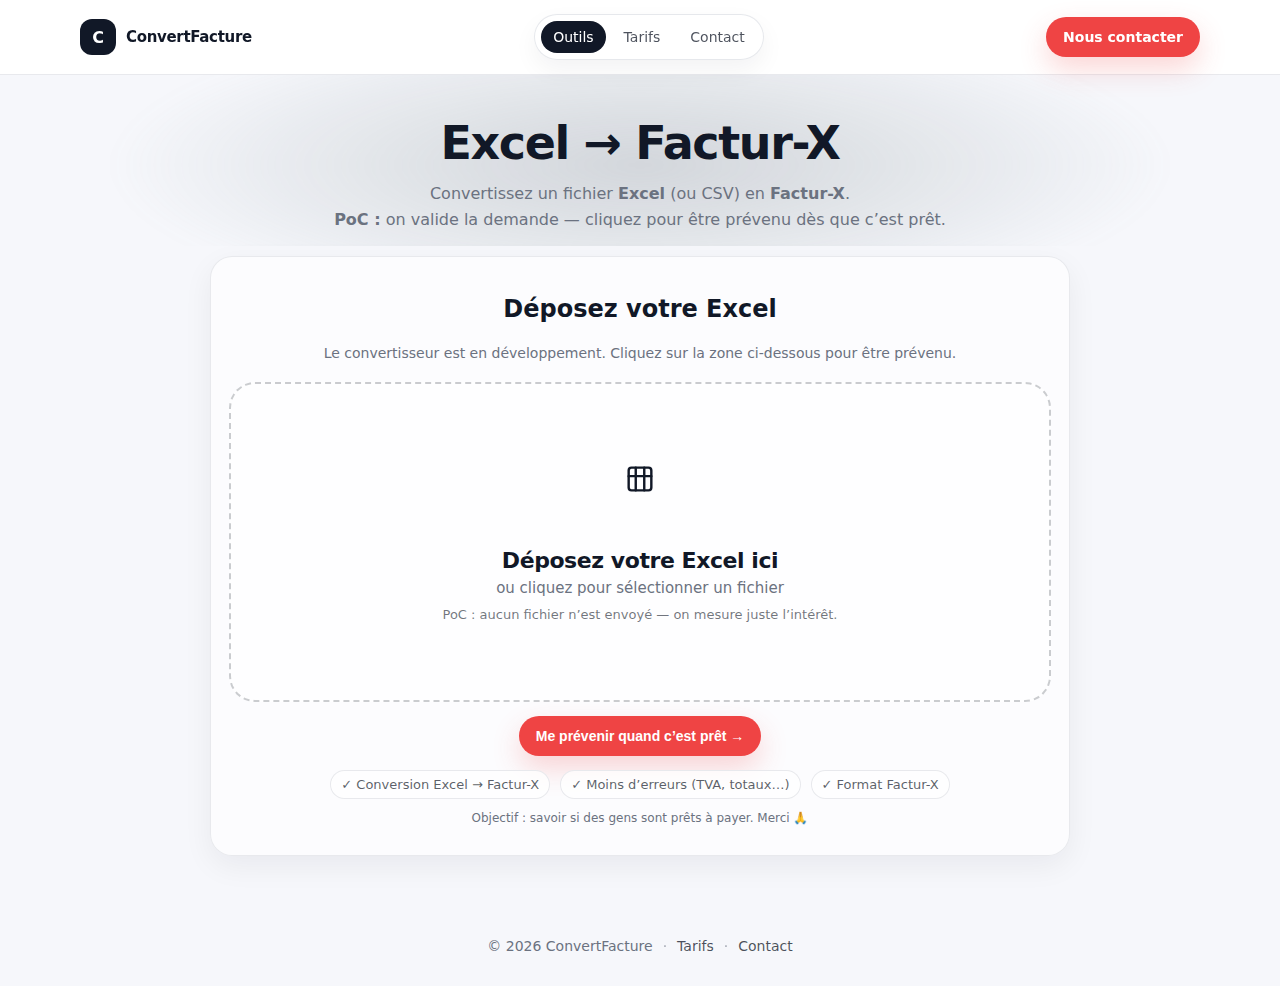
<file: tools/excel-to-facturx.html>
﻿<!doctype html>
<html lang="fr">
<head>

    <!-- Google tag (gtag.js) -->
    <script async src="https://www.googletagmanager.com/gtag/js?id=G-G-V4JG3WWYP5"></script>
    <script>
        window.dataLayer = window.dataLayer || [];
        function gtag() { dataLayer.push(arguments); }
        gtag('js', new Date());
        gtag('config', 'G-G-V4JG3WWYP5');
    </script>

    <link rel="icon" href="/favicon.svg" type="image/svg+xml">
    <link rel="icon" href="/favicon.ico" sizes="any">
    <link rel="apple-touch-icon" href="/apple-touch-icon.png">
    <meta name="theme-color" content="#111827">

    <meta charset="utf-8" />
    <meta name="viewport" content="width=device-width,initial-scale=1" />
    <title>ConvertFacture — Excel → Factur-X</title>
    <meta name="description" content="Convertissez un Excel (ou CSV) en Factur-X. PoC : laissez votre email et le prix acceptable pour être prévenu." />
    <link rel="stylesheet" href="../styles.css" />
</head>

<body>
    <!-- Top bar -->
    <header class="topbar">
        <div class="container topbar__inner">
            <a class="brand" href="../index.html" aria-label="ConvertFacture">
                <span class="brand__mark">C</span>
                <span class="brand__name">ConvertFacture</span>
            </a>

            <nav class="nav nav--pill">
                <a class="nav__link nav__link--active" href="../index.html#tools">Outils</a>
                <a class="nav__link" href="../pricing.html">Tarifs</a>
                <a class="nav__link" href="../contact.html">Contact</a>
            </nav>

            <div class="actions">
                <a class="btn btn--primary btn--cta" href="../contact.html">Nous contacter</a>
            </div>
        </div>
    </header>

    <main>
        <!-- Hero -->
        <section class="hero hero--tight">
            <div class="container hero__inner">
                <h1>Excel → Factur-X</h1>
                <p>
                    Convertissez un fichier <strong>Excel</strong> (ou CSV) en <strong>Factur-X</strong>.
                    <br />
                    <strong>PoC :</strong> on valide la demande — cliquez pour être prévenu dès que c’est prêt.
                </p>
            </div>
        </section>

        <!-- Main card -->
        <section class="tool">
            <div class="container">
                <div class="tool-card tool-card--center">
                    <h2>Déposez votre Excel</h2>
                    <p class="muted">Le convertisseur est en développement. Cliquez sur la zone ci-dessous pour être prévenu.</p>

                    <!-- Big dropzone (opens modal) -->
                    <div class="dropzone dropzone--big" id="dropzone" role="button" tabindex="0" aria-label="Déposer un Excel (bêta)">
                        <div class="dropzone__icon dropzone__icon--big" aria-hidden="true">
                            <!-- Table icon -->
                            <svg viewBox="0 0 24 24" fill="none">
                                <path d="M4 6a2 2 0 0 1 2-2h12a2 2 0 0 1 2 2v12a2 2 0 0 1-2 2H6a2 2 0 0 1-2-2V6Z" stroke="currentColor" stroke-width="1.7" />
                                <path d="M4 10h16M9 4v16M15 4v16" stroke="currentColor" stroke-width="1.7" stroke-linecap="round" />
                            </svg>
                        </div>

                        <div class="dropzone__text">
                            <div class="dropzone__title">Déposez votre Excel ici</div>
                            <div class="dropzone__sub">ou cliquez pour sélectionner un fichier</div>
                            <div class="dropzone__hint">PoC : aucun fichier n’est envoyé — on mesure juste l’intérêt.</div>
                        </div>

                        <!-- input caché (utile plus tard) -->
                        <input class="file" type="file"
                               accept=".xlsx,.xls,.csv,application/vnd.openxmlformats-officedocument.spreadsheetml.sheet,application/vnd.ms-excel,text/csv" />
                    </div>

                    <div class="tool-actions tool-actions--center">
                        <button class="btn btn--primary btn--cta" type="button" id="openModalBtn">
                            Me prévenir quand c’est prêt →
                        </button>
                    </div>

                    <div class="mini-benefits">
                        <div class="mini-benefit">✓ Conversion Excel → Factur-X</div>
                        <div class="mini-benefit">✓ Moins d’erreurs (TVA, totaux…)</div>
                        <div class="mini-benefit">✓ Format Factur-X</div>
                    </div>

                    <p class="fineprint" style="margin-top:12px;">
                        Objectif : savoir si des gens sont prêts à payer. Merci 🙏
                    </p>
                </div>
            </div>
        </section>

        <!-- Modal (PoC) -->
        <div class="modal" id="betaModal" aria-hidden="true">
            <div class="modal__backdrop" data-close></div>

            <div class="modal__panel" role="dialog" aria-modal="true" aria-labelledby="modalTitle">
                <button class="modal__close" type="button" aria-label="Fermer" data-close>×</button>

                <h2 id="modalTitle">Convertisseur en développement</h2>
                <p class="muted">
                    On lance bientôt la bêta “Excel → Factur-X”. Laisse ton email et on te prévient dès que c’est prêt.
                </p>

                <!-- ✅ Formspree -->
                <form class="modal__form" id="betaForm" action="https://formspree.io/f/xjkndglk" method="POST">
                    <!-- context -->
                    <input type="hidden" name="tool" value="excel-to-facturx" />
                    <input type="hidden" name="page" value="excel-to-facturx" />
                    <input type="hidden" name="_subject" value="ConvertFacture — Demande bêta (Excel → Factur-X)" />

                    <!-- honeypot anti-spam -->
                    <input type="text" name="_gotcha" style="display:none" tabindex="-1" autocomplete="off" aria-hidden="true" />

                    <div id="formStep">
                        <input class="input" name="email" type="email" placeholder="Ton email" required />

                        <select class="input" name="volume" required>
                            <option value="" disabled selected>Factures B2B / mois</option>
                            <option>0–10</option>
                            <option>10–50</option>
                            <option>50+</option>
                        </select>

                        <select class="input" name="price" required>
                            <option value="" disabled selected>Prix acceptable</option>
                            <option>9€ / mois</option>
                            <option>19€ / mois</option>
                            <option>49€ / mois</option>
                            <option>Je préfère payer à l’usage</option>
                            <option>Je ne paierai pas</option>
                        </select>

                        <button class="btn btn--primary btn--cta" type="submit" id="submitBtn">Me prévenir →</button>
                        <p class="fineprint">Pas de spam. Juste un mail quand la bêta est prête.</p>

                        <p class="fineprint" id="formError" style="display:none; color: rgba(239,68,68,0.95);">
                            Oups — impossible d’envoyer pour l’instant. Réessaie dans quelques secondes.
                        </p>
                    </div>

                    <div id="thanksStep" style="display:none;">
                        <h3 style="margin:6px 0 0;">Merci 🙌</h3>
                        <p class="muted" style="margin-top:8px;">
                            On te contactera dès que l’accès à ce plan est prêt.
                        </p>
                        <button class="btn btn--primary btn--cta" type="button" id="closeAfterThanks">Fermer</button>
                    </div>
                </form>
            </div>
        </div>
    </main>

    <footer class="footer">
        <div class="container footer__inner">
            <span>© <span id="year"></span> ConvertFacture</span>
            <span class="footer__sep">·</span>
            <a class="link" href="../pricing.html">Tarifs</a>
            <span class="footer__sep">·</span>
            <a class="link" href="../contact.html">Contact</a>
        </div>

        <script>
            // Footer year
            const yearEl = document.getElementById("year");
            if (yearEl) yearEl.textContent = new Date().getFullYear();

            // Elements
            const modal = document.getElementById("betaModal");
            const dropzone = document.getElementById("dropzone");
            const openBtn = document.getElementById("openModalBtn");

            const form = document.getElementById("betaForm");
            const formStep = document.getElementById("formStep");
            const thanksStep = document.getElementById("thanksStep");
            const closeAfterThanks = document.getElementById("closeAfterThanks");
            const submitBtn = document.getElementById("submitBtn");
            const formError = document.getElementById("formError");

            function resetModalUI() {
                if (formStep) formStep.style.display = "";
                if (thanksStep) thanksStep.style.display = "none";
                if (formError) formError.style.display = "none";
                if (submitBtn) {
                    submitBtn.disabled = false;
                    submitBtn.textContent = "Me prévenir →";
                }
            }

            function openModal() {
                if (!modal) return;
                resetModalUI();
                modal.classList.add("modal--open");
                modal.setAttribute("aria-hidden", "false");
                document.body.style.overflow = "hidden";

                const emailInput = modal.querySelector("input[type='email']");
                if (emailInput) emailInput.focus();
            }

            function closeModal() {
                if (!modal) return;
                modal.classList.remove("modal--open");
                modal.setAttribute("aria-hidden", "true");
                document.body.style.overflow = "";
            }

            // Open on dropzone click / keypress
            if (dropzone) {
                dropzone.addEventListener("click", openModal);
                dropzone.addEventListener("keypress", (e) => {
                    if (e.key === "Enter" || e.key === " ") openModal();
                });
            }

            // Open on button click
            if (openBtn) openBtn.addEventListener("click", openModal);

            // Close on backdrop / close button
            if (modal) {
                modal.querySelectorAll("[data-close]").forEach((el) => el.addEventListener("click", closeModal));
            }

            // Close on Escape
            window.addEventListener("keydown", (e) => {
                if (e.key === "Escape") closeModal();
            });

            if (closeAfterThanks) closeAfterThanks.addEventListener("click", closeModal);

            // ✅ AJAX submit -> Formspree
            if (form) {
                form.addEventListener("submit", async (e) => {
                    e.preventDefault();
                    if (formError) formError.style.display = "none";

                    if (submitBtn) {
                        submitBtn.disabled = true;
                        submitBtn.textContent = "Envoi…";
                    }

                    try {
                        const res = await fetch(form.action, {
                            method: "POST",
                            body: new FormData(form),
                            headers: { "Accept": "application/json" }
                        });

                        if (res.ok) {
                            if (formStep) formStep.style.display = "none";
                            if (thanksStep) thanksStep.style.display = "";
                            form.reset();
                        } else {
                            if (formError) formError.style.display = "";
                            if (submitBtn) {
                                submitBtn.disabled = false;
                                submitBtn.textContent = "Me prévenir →";
                            }
                        }
                    } catch (err) {
                        if (formError) formError.style.display = "";
                        if (submitBtn) {
                            submitBtn.disabled = false;
                            submitBtn.textContent = "Me prévenir →";
                        }
                    }
                });
            }
        </script>
    </footer>
</body>
</html>
</file>
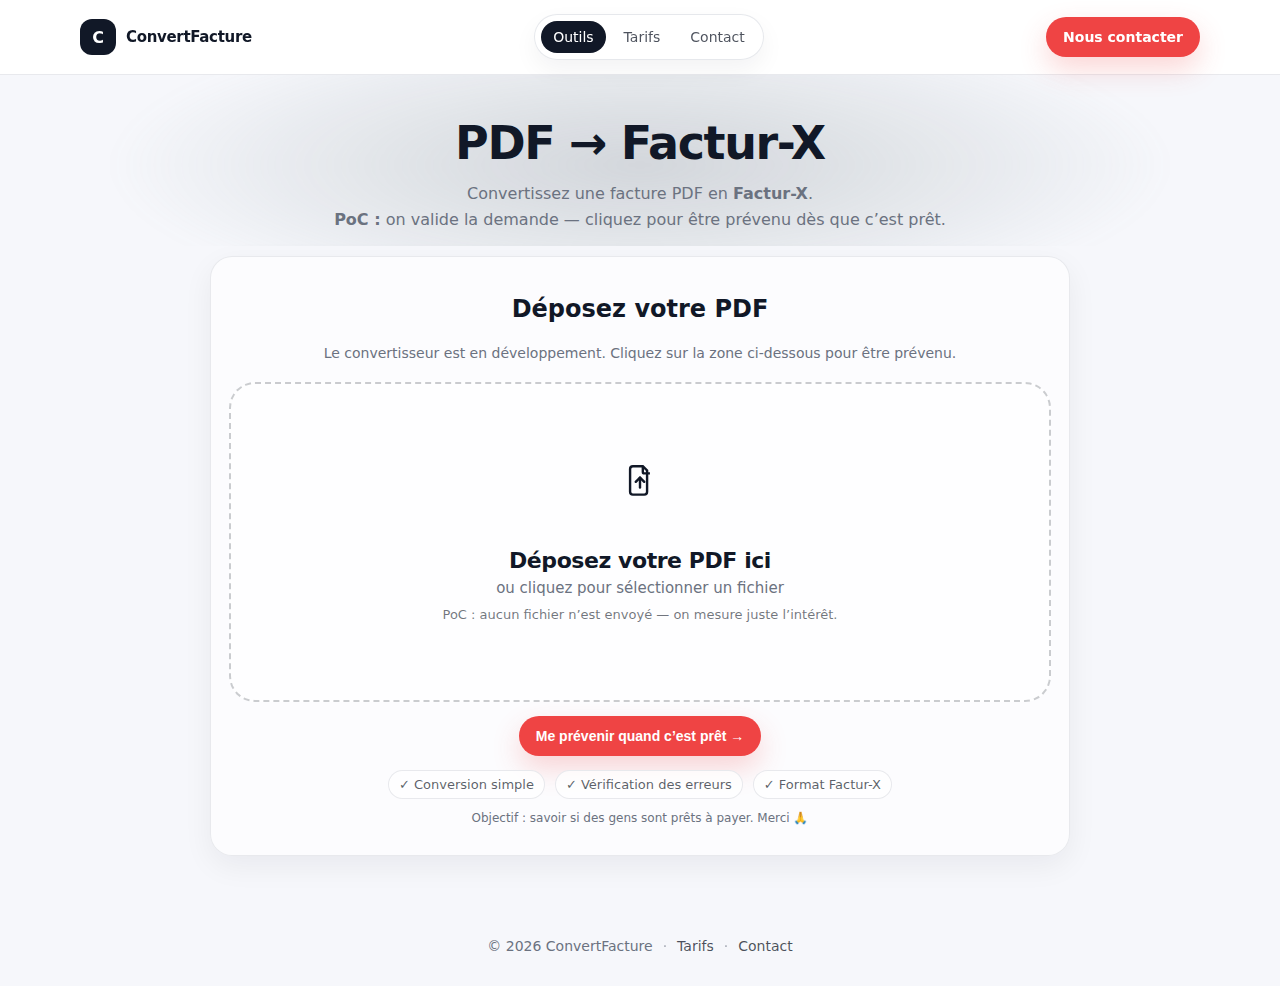
<file: tools/pdf-to-facturx.html>
﻿<!doctype html>
<html lang="fr">
<head>

    <!-- Google tag (gtag.js) -->
    <script async src="https://www.googletagmanager.com/gtag/js?id=G-G-V4JG3WWYP5"></script>
    <script>
        window.dataLayer = window.dataLayer || [];
        function gtag() { dataLayer.push(arguments); }
        gtag('js', new Date());
        gtag('config', 'G-G-V4JG3WWYP5');
    </script>

    <link rel="icon" href="/favicon.svg" type="image/svg+xml">
    <link rel="icon" href="/favicon.ico" sizes="any">
    <link rel="apple-touch-icon" href="/apple-touch-icon.png">
    <meta name="theme-color" content="#111827">

    <meta charset="utf-8" />
    <meta name="viewport" content="width=device-width,initial-scale=1" />
    <title>ConvertFacture — PDF → Factur-X</title>
    <meta name="description" content="Convertissez un PDF en Factur-X. PoC : laissez votre email et le prix acceptable pour être prévenu." />
    <link rel="stylesheet" href="../styles.css" />
</head>

<body>
    <!-- Top bar -->
    <header class="topbar">
        <div class="container topbar__inner">
            <a class="brand" href="../index.html" aria-label="ConvertFacture">
                <span class="brand__mark">C</span>
                <span class="brand__name">ConvertFacture</span>
            </a>

            <nav class="nav nav--pill">
                <a class="nav__link nav__link--active" href="../index.html#tools">Outils</a>
                <a class="nav__link" href="../pricing.html">Tarifs</a>
                <a class="nav__link" href="../contact.html">Contact</a>
            </nav>

            <div class="actions">
                <a class="btn btn--primary btn--cta" href="../contact.html">Nous contacter</a>
            </div>
        </div>
    </header>

    <main>
        <!-- Hero -->
        <section class="hero hero--tight">
            <div class="container hero__inner">
                <h1>PDF → Factur-X</h1>
                <p>
                    Convertissez une facture PDF en <strong>Factur-X</strong>.
                    <br />
                    <strong>PoC :</strong> on valide la demande — cliquez pour être prévenu dès que c’est prêt.
                </p>
            </div>
        </section>

        <!-- Main card -->
        <section class="tool">
            <div class="container">
                <div class="tool-card tool-card--center">
                    <h2>Déposez votre PDF</h2>
                    <p class="muted">Le convertisseur est en développement. Cliquez sur la zone ci-dessous pour être prévenu.</p>

                    <!-- Big dropzone (opens modal) -->
                    <div class="dropzone dropzone--big" id="dropzone" role="button" tabindex="0" aria-label="Déposer un PDF (bêta)">
                        <div class="dropzone__icon dropzone__icon--big" aria-hidden="true">
                            <svg viewBox="0 0 24 24" fill="none">
                                <path d="M7 3h7l3 3v15a2 2 0 0 1-2 2H7a2 2 0 0 1-2-2V5a2 2 0 0 1 2-2Z" stroke="currentColor" stroke-width="1.7" />
                                <path d="M14 3v4a1 1 0 0 0 1 1h4" stroke="currentColor" stroke-width="1.7" />
                                <path d="M12 11v7" stroke="currentColor" stroke-width="1.7" stroke-linecap="round" />
                                <path d="m9 14 3-3 3 3" stroke="currentColor" stroke-width="1.7" stroke-linecap="round" stroke-linejoin="round" />
                            </svg>
                        </div>

                        <div class="dropzone__text">
                            <div class="dropzone__title">Déposez votre PDF ici</div>
                            <div class="dropzone__sub">ou cliquez pour sélectionner un fichier</div>
                            <div class="dropzone__hint">PoC : aucun fichier n’est envoyé — on mesure juste l’intérêt.</div>
                        </div>

                        <!-- input caché (utile plus tard) -->
                        <input class="file" type="file" accept="application/pdf" />
                    </div>

                    <div class="tool-actions tool-actions--center">
                        <button class="btn btn--primary btn--cta" type="button" id="openModalBtn">
                            Me prévenir quand c’est prêt →
                        </button>
                    </div>

                    <div class="mini-benefits">
                        <div class="mini-benefit">✓ Conversion simple</div>
                        <div class="mini-benefit">✓ Vérification des erreurs</div>
                        <div class="mini-benefit">✓ Format Factur-X</div>
                    </div>

                    <p class="fineprint" style="margin-top:12px;">
                        Objectif : savoir si des gens sont prêts à payer. Merci 🙏
                    </p>
                </div>
            </div>
        </section>

        <!-- Modal (PoC) -->
        <div class="modal" id="betaModal" aria-hidden="true">
            <div class="modal__backdrop" data-close></div>

            <div class="modal__panel" role="dialog" aria-modal="true" aria-labelledby="modalTitle">
                <button class="modal__close" type="button" aria-label="Fermer" data-close>×</button>

                <h2 id="modalTitle">Convertisseur en développement</h2>
                <p class="muted">
                    On lance bientôt la bêta “PDF → Factur-X”. Laisse ton email et on te prévient dès que c’est prêt.
                </p>

                <!-- ✅ Formspree -->
                <form class="modal__form" id="betaForm" action="https://formspree.io/f/xjkndglk" method="POST">
                    <!-- context -->
                    <input type="hidden" name="tool" value="pdf-to-facturx" />
                    <input type="hidden" name="page" value="pdf-to-facturx" />
                    <input type="hidden" name="_subject" value="ConvertFacture — Demande bêta (PDF → Factur-X)" />

                    <!-- honeypot anti-spam -->
                    <input type="text" name="_gotcha" style="display:none" tabindex="-1" autocomplete="off" aria-hidden="true" />

                    <div id="formStep">
                        <input class="input" name="email" type="email" placeholder="Ton email" required />

                        <select class="input" name="volume" required>
                            <option value="" disabled selected>Factures B2B / mois</option>
                            <option>0–10</option>
                            <option>10–50</option>
                            <option>50+</option>
                        </select>

                        <select class="input" name="price" required>
                            <option value="" disabled selected>Prix acceptable</option>
                            <option>9€ / mois</option>
                            <option>19€ / mois</option>
                            <option>49€ / mois</option>
                            <option>Je préfère payer à l’usage</option>
                            <option>Je ne paierai pas</option>
                        </select>

                        <button class="btn btn--primary btn--cta" type="submit" id="submitBtn">Me prévenir →</button>
                        <p class="fineprint">Pas de spam. Juste un mail quand la bêta est prête.</p>

                        <p class="fineprint" id="formError" style="display:none; color: rgba(239,68,68,0.95);">
                            Oups — impossible d’envoyer pour l’instant. Réessaie dans quelques secondes.
                        </p>
                    </div>

                    <div id="thanksStep" style="display:none;">
                        <h3 style="margin:6px 0 0;">Merci 🙌</h3>
                        <p class="muted" style="margin-top:8px;">
                            On te contactera dès que l’accès à ce plan est prêt.
                        </p>
                        <button class="btn btn--primary btn--cta" type="button" id="closeAfterThanks">Fermer</button>
                    </div>
                </form>
            </div>
        </div>
    </main>

    <footer class="footer">
        <div class="container footer__inner">
            <span>© <span id="year"></span> ConvertFacture</span>
            <span class="footer__sep">·</span>
            <a class="link" href="../pricing.html">Tarifs</a>
            <span class="footer__sep">·</span>
            <a class="link" href="../contact.html">Contact</a>
        </div>

        <script>
            // Footer year
            const yearEl = document.getElementById("year");
            if (yearEl) yearEl.textContent = new Date().getFullYear();

            // Elements
            const modal = document.getElementById("betaModal");
            const dropzone = document.getElementById("dropzone");
            const openBtn = document.getElementById("openModalBtn");

            const form = document.getElementById("betaForm");
            const formStep = document.getElementById("formStep");
            const thanksStep = document.getElementById("thanksStep");
            const closeAfterThanks = document.getElementById("closeAfterThanks");
            const submitBtn = document.getElementById("submitBtn");
            const formError = document.getElementById("formError");

            function resetModalUI() {
                if (formStep) formStep.style.display = "";
                if (thanksStep) thanksStep.style.display = "none";
                if (formError) formError.style.display = "none";
                if (submitBtn) {
                    submitBtn.disabled = false;
                    submitBtn.textContent = "Me prévenir →";
                }
            }

            function openModal() {
                if (!modal) return;
                resetModalUI();
                modal.classList.add("modal--open");
                modal.setAttribute("aria-hidden", "false");
                document.body.style.overflow = "hidden";

                const emailInput = modal.querySelector("input[type='email']");
                if (emailInput) emailInput.focus();
            }

            function closeModal() {
                if (!modal) return;
                modal.classList.remove("modal--open");
                modal.setAttribute("aria-hidden", "true");
                document.body.style.overflow = "";
            }

            // Open on dropzone click / keypress
            if (dropzone) {
                dropzone.addEventListener("click", openModal);
                dropzone.addEventListener("keypress", (e) => {
                    if (e.key === "Enter" || e.key === " ") openModal();
                });
            }

            // Open on button click
            if (openBtn) openBtn.addEventListener("click", openModal);

            // Close on backdrop / close button
            if (modal) {
                modal.querySelectorAll("[data-close]").forEach((el) => el.addEventListener("click", closeModal));
            }

            // Close on Escape
            window.addEventListener("keydown", (e) => {
                if (e.key === "Escape") closeModal();
            });

            if (closeAfterThanks) closeAfterThanks.addEventListener("click", closeModal);

            // ✅ AJAX submit -> Formspree
            if (form) {
                form.addEventListener("submit", async (e) => {
                    e.preventDefault();
                    if (formError) formError.style.display = "none";

                    if (submitBtn) {
                        submitBtn.disabled = true;
                        submitBtn.textContent = "Envoi…";
                    }

                    try {
                        const res = await fetch(form.action, {
                            method: "POST",
                            body: new FormData(form),
                            headers: { "Accept": "application/json" }
                        });

                        if (res.ok) {
                            if (window.gtag) gtag("event", "beta_signup", { tool: "pdf-to-facturx" });
                            if (formStep) formStep.style.display = "none";
                            if (thanksStep) thanksStep.style.display = "";
                            form.reset();
                        } else {
                            if (formError) formError.style.display = "";
                            if (submitBtn) {
                                submitBtn.disabled = false;
                                submitBtn.textContent = "Me prévenir →";
                            }
                        }
                    } catch (err) {
                        if (formError) formError.style.display = "";
                        if (submitBtn) {
                            submitBtn.disabled = false;
                            submitBtn.textContent = "Me prévenir →";
                        }
                    }
                });
            }
        </script>
    </footer>
</body>
</html>
</file>
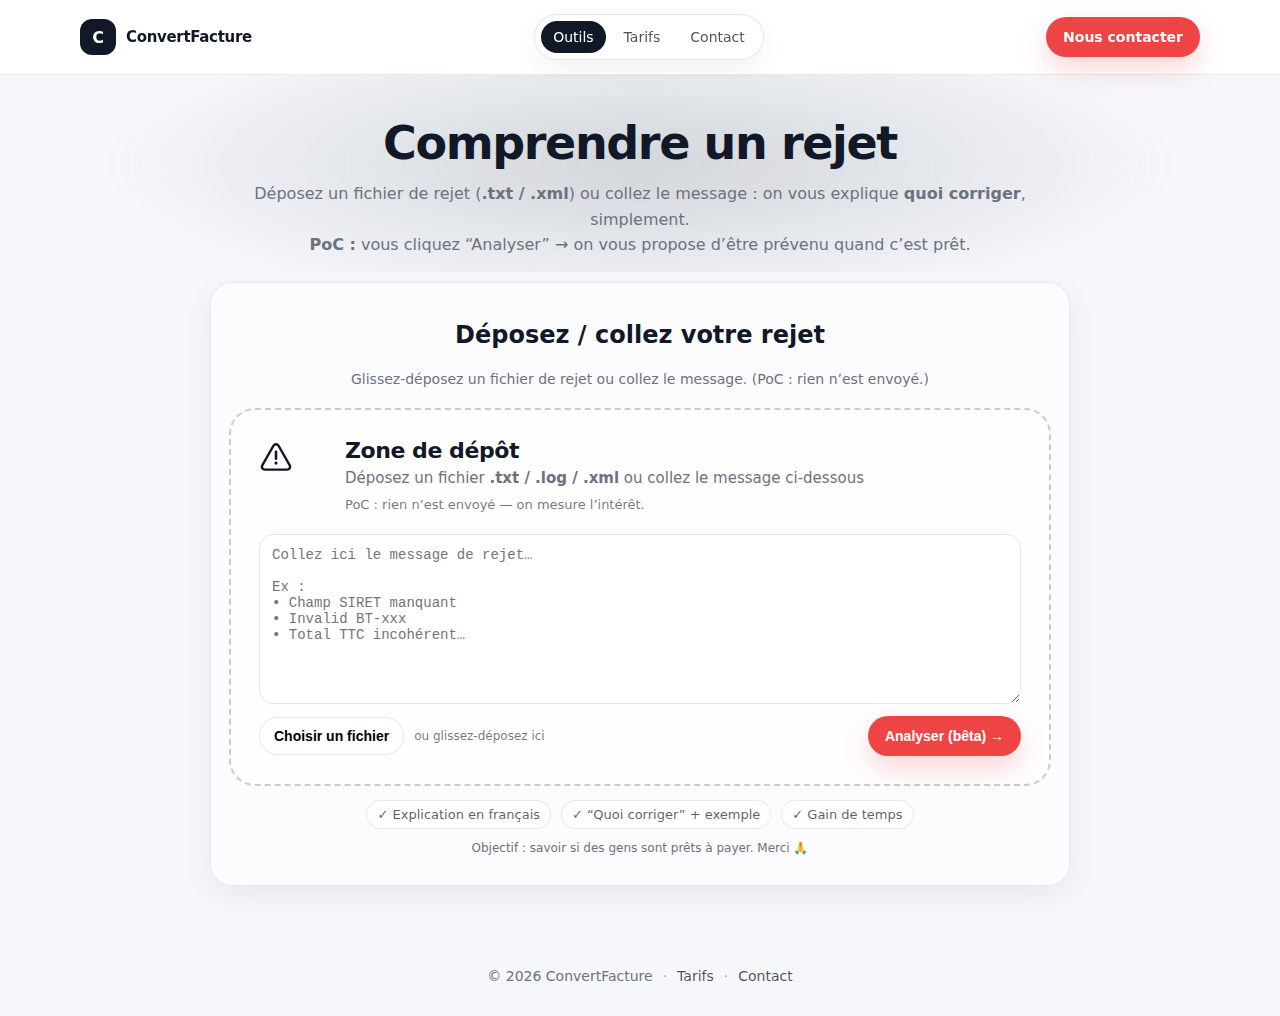
<file: tools/reject-help.html>
﻿<!doctype html>
<html lang="fr">
<head>

    <!-- Google tag (gtag.js) -->
    <script async src="https://www.googletagmanager.com/gtag/js?id=G-G-V4JG3WWYP5"></script>
    <script>
        window.dataLayer = window.dataLayer || [];
        function gtag() { dataLayer.push(arguments); }
        gtag('js', new Date());
        gtag('config', 'G-G-V4JG3WWYP5');
    </script>
    <link rel="icon" type="image/png" sizes="48x48" href="/favicon-48x48.png">
    <link rel="icon" href="/favicon.svg" type="image/svg+xml">
    <link rel="icon" href="/favicon.ico" sizes="any">
    <link rel="apple-touch-icon" href="/apple-touch-icon.png">
    <meta name="theme-color" content="#111827">

    <meta charset="utf-8" />
    <meta name="viewport" content="width=device-width,initial-scale=1" />
    <title>ConvertFacture — Comprendre un rejet</title>
    <meta name="description" content="Déposez un fichier de rejet (XML/TXT) ou collez le message. On explique quoi corriger. PoC : laissez votre email." />
    <link rel="stylesheet" href="../styles.css" />
</head>

<body>
    <!-- Top bar -->
    <header class="topbar">
        <div class="container topbar__inner">
            <a class="brand" href="../index.html" aria-label="ConvertFacture">
                <span class="brand__mark">C</span>
                <span class="brand__name">ConvertFacture</span>
            </a>

            <nav class="nav nav--pill">
                <a class="nav__link nav__link--active" href="../index.html#tools">Outils</a>
                <a class="nav__link" href="../pricing.html">Tarifs</a>
                <a class="nav__link" href="../contact.html">Contact</a>
            </nav>

            <div class="actions">
                <a class="btn btn--primary btn--cta" href="../contact.html">Nous contacter</a>
            </div>
        </div>
    </header>

    <main>
        <!-- Hero -->
        <section class="hero hero--tight">
            <div class="container hero__inner">
                <h1>Comprendre un rejet</h1>
                <p>
                    Déposez un fichier de rejet (<strong>.txt / .xml</strong>) ou collez le message :
                    on vous explique <strong>quoi corriger</strong>, simplement.
                    <br />
                    <strong>PoC :</strong> vous cliquez “Analyser” → on vous propose d’être prévenu quand c’est prêt.
                </p>
            </div>
        </section>

        <!-- Main card -->
        <section class="tool">
            <div class="container">
                <div class="tool-card tool-card--center">
                    <h2>Déposez / collez votre rejet</h2>
                    <p class="muted">
                        Glissez-déposez un fichier de rejet ou collez le message. (PoC : rien n’est envoyé.)
                    </p>

                    <!-- REAL dropzone + paste box -->
                    <div class="dropzone dropzone--big dropzone--rejection" id="dropzone" tabindex="0" aria-label="Zone de dépôt rejet">
                        <div class="dzhead">
                            <div class="dropzone__icon dropzone__icon--big" aria-hidden="true">
                                <svg viewBox="0 0 24 24" fill="none">
                                    <path d="M12 9v5" stroke="currentColor" stroke-width="1.8" stroke-linecap="round" />
                                    <path d="M12 17h.01" stroke="currentColor" stroke-width="2.2" stroke-linecap="round" />
                                    <path d="M10.3 4.6a2 2 0 0 1 3.4 0l8 14a2 2 0 0 1-1.7 3H4a2 2 0 0 1-1.7-3l8-14Z" stroke="currentColor" stroke-width="1.7" stroke-linejoin="round" />
                                </svg>
                            </div>

                            <div class="dzhead__text">
                                <div class="dropzone__title">Zone de dépôt</div>
                                <div class="dropzone__sub">Déposez un fichier <strong>.txt / .log / .xml</strong> ou collez le message ci-dessous</div>
                                <div class="dropzone__hint">PoC : rien n’est envoyé — on mesure l’intérêt.</div>
                            </div>
                        </div>

                        <textarea class="input textarea reject-box"
                                  id="rejectText"
                                  rows="9"
                                  placeholder="Collez ici le message de rejet…&#10;&#10;Ex :&#10;• Champ SIRET manquant&#10;• Invalid BT-xxx&#10;• Total TTC incohérent…"
                                  aria-label="Message de rejet"></textarea>

                        <div class="dzfoot">
                            <div class="dzfoot__left">
                                <button class="btn" type="button" id="pickFileBtn">Choisir un fichier</button>
                                <span class="dzsmall">ou glissez-déposez ici</span>
                            </div>

                            <button class="btn btn--primary btn--cta" type="button" id="analyzeBtn">
                                Analyser (bêta) →
                            </button>
                        </div>

                        <input class="file"
                               id="fileInput"
                               type="file"
                               accept=".txt,.log,.xml,text/plain,application/xml,text/xml" />
                    </div>

                    <div class="mini-benefits">
                        <div class="mini-benefit">✓ Explication en français</div>
                        <div class="mini-benefit">✓ “Quoi corriger” + exemple</div>
                        <div class="mini-benefit">✓ Gain de temps</div>
                    </div>

                    <p class="fineprint" style="margin-top:12px;">
                        Objectif : savoir si des gens sont prêts à payer. Merci 🙏
                    </p>
                </div>
            </div>
        </section>

        <!-- Modal (PoC) -->
        <div class="modal" id="betaModal" aria-hidden="true">
            <div class="modal__backdrop" data-close></div>

            <div class="modal__panel" role="dialog" aria-modal="true" aria-labelledby="modalTitle">
                <button class="modal__close" type="button" aria-label="Fermer" data-close>×</button>

                <h2 id="modalTitle">Analyse en développement</h2>
                <p class="muted">
                    On lance bientôt la bêta “Comprendre un rejet”. Laisse ton email et on te prévient dès que c’est prêt.
                </p>

                <!-- ✅ Formspree -->
                <form class="modal__form" id="betaForm" action="https://formspree.io/f/xjkndglk" method="POST">
                    <!-- context -->
                    <input type="hidden" name="tool" value="reject-help" />
                    <input type="hidden" name="page" value="reject-help" />
                    <input type="hidden" name="_subject" value="ConvertFacture — Demande bêta (Comprendre un rejet)" />

                    <!-- honeypot anti-spam -->
                    <input type="text" name="_gotcha" style="display:none" tabindex="-1" autocomplete="off" aria-hidden="true" />

                    <div id="formStep">
                        <input class="input" name="email" type="email" placeholder="Ton email" required />

                        <select class="input" name="volume" required>
                            <option value="" disabled selected>Factures B2B / mois</option>
                            <option>0–10</option>
                            <option>10–50</option>
                            <option>50+</option>
                        </select>

                        <select class="input" name="source" required>
                            <option value="" disabled selected>Tu reçois des rejets depuis…</option>
                            <option>Une plateforme / portail</option>
                            <option>Un logiciel de facturation</option>
                            <option>Un client / partenaire</option>
                            <option>Je ne sais pas</option>
                        </select>

                        <select class="input" name="price" required>
                            <option value="" disabled selected>Prix acceptable</option>
                            <option>9€ / mois</option>
                            <option>19€ / mois</option>
                            <option>49€ / mois</option>
                            <option>Je préfère payer à l’usage</option>
                            <option>Je ne paierai pas</option>
                        </select>

                        <button class="btn btn--primary btn--cta" type="submit" id="submitBtn">Me prévenir →</button>
                        <p class="fineprint">Pas de spam. Juste un mail quand la bêta est prête.</p>

                        <p class="fineprint" id="formError" style="display:none; color: rgba(239,68,68,0.95);">
                            Oups — impossible d’envoyer pour l’instant. Réessaie dans quelques secondes.
                        </p>
                    </div>

                    <div id="thanksStep" style="display:none;">
                        <h3 style="margin:6px 0 0;">Merci 🙌</h3>
                        <p class="muted" style="margin-top:8px;">
                            On te contactera dès que l’accès à ce plan est prêt.
                        </p>
                        <button class="btn btn--primary btn--cta" type="button" id="closeAfterThanks">Fermer</button>
                    </div>
                </form>
            </div>
        </div>
    </main>

    <footer class="footer">
        <div class="container footer__inner">
            <span>© <span id="year"></span> ConvertFacture</span>
            <span class="footer__sep">·</span>
            <a class="link" href="../pricing.html">Tarifs</a>
            <span class="footer__sep">·</span>
            <a class="link" href="../contact.html">Contact</a>
        </div>

        <script>
            // Footer year
            const yearEl = document.getElementById("year");
            if (yearEl) yearEl.textContent = new Date().getFullYear();

            // Elements
            const modal = document.getElementById("betaModal");
            const fileInput = document.getElementById("fileInput");
            const pickFileBtn = document.getElementById("pickFileBtn");
            const rejectText = document.getElementById("rejectText");
            const analyzeBtn = document.getElementById("analyzeBtn");
            const dropzone = document.getElementById("dropzone");

            const form = document.getElementById("betaForm");
            const formStep = document.getElementById("formStep");
            const thanksStep = document.getElementById("thanksStep");
            const closeAfterThanks = document.getElementById("closeAfterThanks");
            const submitBtn = document.getElementById("submitBtn");
            const formError = document.getElementById("formError");

            function resetModalUI() {
                if (formStep) formStep.style.display = "";
                if (thanksStep) thanksStep.style.display = "none";
                if (formError) formError.style.display = "none";
                if (submitBtn) {
                    submitBtn.disabled = false;
                    submitBtn.textContent = "Me prévenir →";
                }
            }

            function openModal() {
                if (!modal) return;
                resetModalUI();
                modal.classList.add("modal--open");
                modal.setAttribute("aria-hidden", "false");
                document.body.style.overflow = "hidden";

                const emailInput = modal.querySelector("input[type='email']");
                if (emailInput) emailInput.focus();
            }

            function closeModal() {
                if (!modal) return;
                modal.classList.remove("modal--open");
                modal.setAttribute("aria-hidden", "true");
                document.body.style.overflow = "";
            }

            // Open modal only when user tries to analyze
            if (analyzeBtn) analyzeBtn.addEventListener("click", openModal);

            // Close modal
            if (modal) {
                modal.querySelectorAll("[data-close]").forEach((el) => el.addEventListener("click", closeModal));
            }
            window.addEventListener("keydown", (e) => {
                if (e.key === "Escape") closeModal();
            });
            if (closeAfterThanks) closeAfterThanks.addEventListener("click", closeModal);

            // Pick file button
            if (pickFileBtn && fileInput) {
                pickFileBtn.addEventListener("click", () => fileInput.click());
            }

            // Read file content into textarea (client-side)
            function loadFile(file) {
                if (!file) return;
                const reader = new FileReader();
                reader.onload = () => {
                    const text = String(reader.result || "");
                    if (rejectText) rejectText.value = text.slice(0, 200000);
                };
                reader.readAsText(file);
            }

            if (fileInput) {
                fileInput.addEventListener("change", (e) => {
                    const file = e.target.files && e.target.files[0];
                    loadFile(file);
                });
            }

            // Drag & drop (for UX only)
            if (dropzone) {
                const prevent = (e) => { e.preventDefault(); e.stopPropagation(); };

                ["dragenter", "dragover"].forEach((evt) => {
                    dropzone.addEventListener(evt, (e) => {
                        prevent(e);
                        dropzone.classList.add("dropzone--dragover");
                    });
                });

                ["dragleave", "drop"].forEach((evt) => {
                    dropzone.addEventListener(evt, (e) => {
                        prevent(e);
                        dropzone.classList.remove("dropzone--dragover");
                    });
                });

                dropzone.addEventListener("drop", (e) => {
                    const file = e.dataTransfer && e.dataTransfer.files && e.dataTransfer.files[0];
                    loadFile(file);
                });
            }

            // ✅ AJAX submit -> Formspree
            if (form) {
                form.addEventListener("submit", async (e) => {
                    e.preventDefault();
                    if (formError) formError.style.display = "none";

                    if (submitBtn) {
                        submitBtn.disabled = true;
                        submitBtn.textContent = "Envoi…";
                    }

                    try {
                        const res = await fetch(form.action, {
                            method: "POST",
                            body: new FormData(form),
                            headers: { "Accept": "application/json" }
                        });

                        if (res.ok) {
                            if (window.gtag) gtag("event", "beta_signup", { tool: "reject-help" });
                            if (formStep) formStep.style.display = "none";
                            if (thanksStep) thanksStep.style.display = "";

                            // reset champs visibles
                            form.reset();
                        } else {
                            if (formError) formError.style.display = "";
                            if (submitBtn) {
                                submitBtn.disabled = false;
                                submitBtn.textContent = "Me prévenir →";
                            }
                        }
                    } catch (err) {
                        if (formError) formError.style.display = "";
                        if (submitBtn) {
                            submitBtn.disabled = false;
                            submitBtn.textContent = "Me prévenir →";
                        }
                    }
                });
            }
        </script>
    </footer>
</body>
</html>
</file>
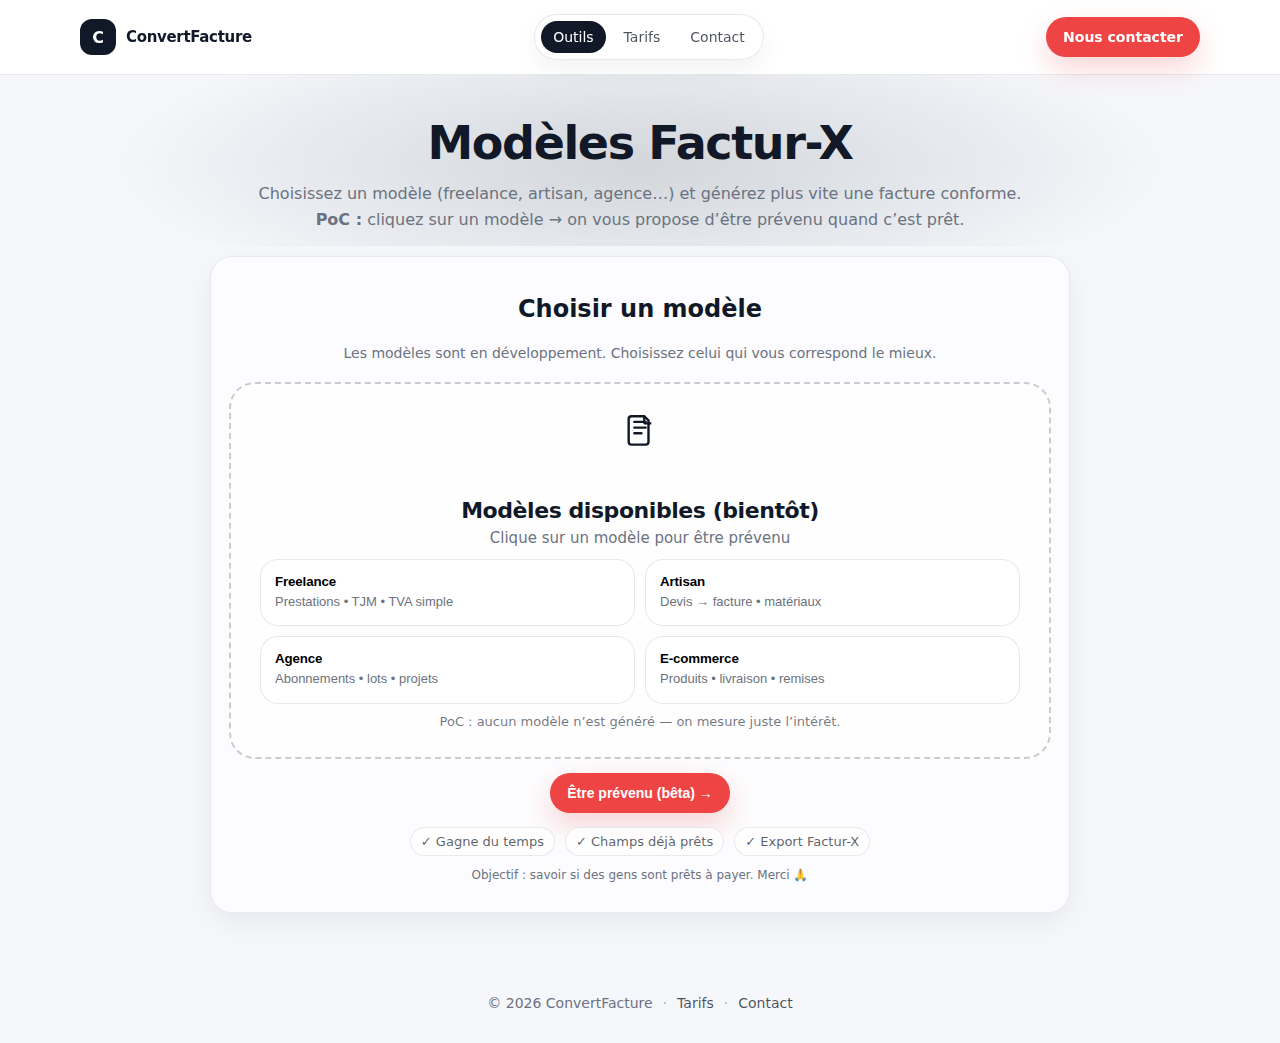
<file: tools/templates.html>
﻿<!doctype html>
<html lang="fr">
<head>
    <link rel="icon" href="/favicon.svg" type="image/svg+xml">
    <link rel="icon" href="/favicon.ico" sizes="any">
    <link rel="apple-touch-icon" href="/apple-touch-icon.png">
    <meta name="theme-color" content="#111827">

    <meta charset="utf-8" />
    <meta name="viewport" content="width=device-width,initial-scale=1" />
    <title>ConvertFacture — Modèles Factur-X</title>
    <meta name="description" content="Choisissez un modèle Factur-X (freelance, artisan, agence…). PoC : laissez votre email pour être prévenu." />
    <link rel="stylesheet" href="../styles.css" />
</head>

<body>
    <!-- Top bar -->
    <header class="topbar">
        <div class="container topbar__inner">
            <a class="brand" href="../index.html" aria-label="ConvertFacture">
                <span class="brand__mark">C</span>
                <span class="brand__name">ConvertFacture</span>
            </a>

            <nav class="nav nav--pill">
                <a class="nav__link nav__link--active" href="../index.html#tools">Outils</a>
                <a class="nav__link" href="../pricing.html">Tarifs</a>
                <a class="nav__link" href="../contact.html">Contact</a>
            </nav>

            <div class="actions">
                <a class="btn btn--primary btn--cta" href="../index.html#beta">Nous contacter</a>
            </div>
        </div>
    </header>

    <main>
        <!-- Hero -->
        <section class="hero hero--tight">
            <div class="container hero__inner">
                <h1>Modèles Factur-X</h1>
                <p>
                    Choisissez un modèle (freelance, artisan, agence…) et générez plus vite une facture conforme.
                    <br />
                    <strong>PoC :</strong> cliquez sur un modèle → on vous propose d’être prévenu quand c’est prêt.
                </p>
            </div>
        </section>

        <!-- Main card -->
        <section class="tool">
            <div class="container">
                <div class="tool-card tool-card--center">
                    <h2>Choisir un modèle</h2>
                    <p class="muted">
                        Les modèles sont en développement. Choisissez celui qui vous correspond le mieux.
                    </p>

                    <!-- Big area with template cards -->
                    <div class="dropzone dropzone--big" id="dropzone" tabindex="0" aria-label="Choisir un modèle (bêta)">
                        <div class="dropzone__icon dropzone__icon--big" aria-hidden="true">
                            <!-- Doc icon -->
                            <svg viewBox="0 0 24 24" fill="none">
                                <path d="M8 7h8M8 11h8M8 15h5" stroke="currentColor" stroke-width="1.7" stroke-linecap="round" />
                                <path d="M6 3h9l3 3v15a2 2 0 0 1-2 2H6a2 2 0 0 1-2-2V5a2 2 0 0 1 2-2Z" stroke="currentColor" stroke-width="1.7" />
                                <path d="M15 3v4a1 1 0 0 0 1 1h4" stroke="currentColor" stroke-width="1.7" />
                            </svg>
                        </div>

                        <div class="dropzone__text" style="width:100%; max-width: 760px;">
                            <div class="dropzone__title">Modèles disponibles (bientôt)</div>
                            <div class="dropzone__sub">Clique sur un modèle pour être prévenu</div>

                            <div class="tpl-grid" aria-label="Liste de modèles">
                                <button class="tpl-card" type="button" data-template="freelance">
                                    <div class="tpl-title">Freelance</div>
                                    <div class="tpl-sub">Prestations • TJM • TVA simple</div>
                                </button>

                                <button class="tpl-card" type="button" data-template="artisan">
                                    <div class="tpl-title">Artisan</div>
                                    <div class="tpl-sub">Devis → facture • matériaux</div>
                                </button>

                                <button class="tpl-card" type="button" data-template="agence">
                                    <div class="tpl-title">Agence</div>
                                    <div class="tpl-sub">Abonnements • lots • projets</div>
                                </button>

                                <button class="tpl-card" type="button" data-template="ecommerce">
                                    <div class="tpl-title">E-commerce</div>
                                    <div class="tpl-sub">Produits • livraison • remises</div>
                                </button>
                            </div>

                            <div class="dropzone__hint" style="margin-top:10px;">
                                PoC : aucun modèle n’est généré — on mesure juste l’intérêt.
                            </div>
                        </div>
                    </div>

                    <div class="tool-actions tool-actions--center">
                        <button class="btn btn--primary btn--cta" type="button" id="openModalBtn">
                            Être prévenu (bêta) →
                        </button>
                    </div>

                    <div class="mini-benefits">
                        <div class="mini-benefit">✓ Gagne du temps</div>
                        <div class="mini-benefit">✓ Champs déjà prêts</div>
                        <div class="mini-benefit">✓ Export Factur-X</div>
                    </div>

                    <p class="fineprint" style="margin-top:12px;">
                        Objectif : savoir si des gens sont prêts à payer. Merci 🙏
                    </p>
                </div>
            </div>
        </section>

        <!-- Modal (PoC) -->
        <div class="modal" id="betaModal" aria-hidden="true">
            <div class="modal__backdrop" data-close></div>

            <div class="modal__panel" role="dialog" aria-modal="true" aria-labelledby="modalTitle">
                <button class="modal__close" type="button" aria-label="Fermer" data-close>×</button>

                <h2 id="modalTitle">Modèles en développement</h2>
                <p class="muted">
                    Laisse ton email et on te prévient dès que l’accès est prêt.
                </p>

                <form class="modal__form" action="#" method="post">
                    <input type="hidden" name="tool" value="templates" />
                    <input type="hidden" name="template" id="chosenTemplate" value="" />

                    <input class="input" name="email" type="email" placeholder="Ton email" required />

                    <select class="input" name="profile" required>
                        <option value="" disabled selected>Quel profil te décrit le mieux ?</option>
                        <option>Freelance</option>
                        <option>Artisan / BTP</option>
                        <option>Agence</option>
                        <option>E-commerce</option>
                        <option>Autre</option>
                    </select>

                    <select class="input" name="price" required>
                        <option value="" disabled selected>Prix acceptable</option>
                        <option>9€ / mois</option>
                        <option>19€ / mois</option>
                        <option>49€ / mois</option>
                        <option>Je préfère payer à l’usage</option>
                        <option>Je ne paierai pas</option>
                    </select>

                    <button class="btn btn--primary btn--cta" type="submit">Me prévenir →</button>
                    <p class="fineprint">Pas de spam. Juste un mail quand la bêta est prête.</p>
                </form>
            </div>
        </div>
    </main>

    <footer class="footer">
        <div class="container footer__inner">
            <span>© <span id="year"></span> ConvertFacture</span>
            <span class="footer__sep">·</span>
            <a class="link" href="../pricing.html">Tarifs</a>
            <span class="footer__sep">·</span>
            <a class="link" href="../contact.html">Contact</a>
        </div>

        <script>
            // Footer year
            const yearEl = document.getElementById("year");
            if (yearEl) yearEl.textContent = new Date().getFullYear();

            // Elements
            const modal = document.getElementById("betaModal");
            const dropzone = document.getElementById("dropzone");
            const openBtn = document.getElementById("openModalBtn");
            const templateHidden = document.getElementById("chosenTemplate");
            const tplCards = document.querySelectorAll(".tpl-card");
            const form = modal ? modal.querySelector("form.modal__form") : null;
            const formOriginalHTML = form ? form.innerHTML : "";

            let hasSubmitted = false;
            let chosenTemplate = "";

            function setTemplate(value) {
                chosenTemplate = value || "";
                if (templateHidden) templateHidden.value = chosenTemplate;
            }

            function openModal() {
                if (!modal) return;

                // reset form si déjà "Merci 🙌"
                if (form && hasSubmitted && formOriginalHTML) {
                    form.innerHTML = formOriginalHTML;
                    hasSubmitted = false;
                }

                if (templateHidden) templateHidden.value = chosenTemplate;

                modal.classList.add("modal--open");
                modal.setAttribute("aria-hidden", "false");
                document.body.style.overflow = "hidden";

                const emailInput = modal.querySelector("input[type='email']");
                if (emailInput) emailInput.focus();
            }

            function closeModal() {
                if (!modal) return;
                modal.classList.remove("modal--open");
                modal.setAttribute("aria-hidden", "true");
                document.body.style.overflow = "";
            }

            // Template click -> set + open
            tplCards.forEach((btn) => {
                btn.addEventListener("click", () => {
                    setTemplate(btn.getAttribute("data-template"));
                    openModal();
                });
            });

            // Dropzone click (outside cards) -> open generic
            if (dropzone) {
                dropzone.addEventListener("click", (e) => {
                    if (e.target && e.target.closest && e.target.closest(".tpl-card")) return;
                    setTemplate("");
                    openModal();
                });

                dropzone.addEventListener("keypress", (e) => {
                    if (e.key === "Enter" || e.key === " ") {
                        setTemplate("");
                        openModal();
                    }
                });
            }

            // Button open
            if (openBtn) {
                openBtn.addEventListener("click", () => {
                    setTemplate("");
                    openModal();
                });
            }

            // Close modal
            if (modal) {
                modal.querySelectorAll("[data-close]").forEach((el) => {
                    el.addEventListener("click", closeModal);
                });
            }

            window.addEventListener("keydown", (e) => {
                if (e.key === "Escape") closeModal();
            });

            // PoC submit -> Merci 🙌
            if (form) {
                form.addEventListener("submit", (e) => {
                    e.preventDefault();
                    hasSubmitted = true;

                    form.innerHTML = `
                    <h3 style="margin:6px 0 0;">Merci 🙌</h3>
                    <p class="muted" style="margin-top:8px;">
                      On te contactera dès que l’accès à ce plan est prêt.
                    </p>
                    <button class="btn btn--primary btn--cta" type="button" id="closeAfterThanks">Fermer</button>
                  `;

                    const closeBtn = document.getElementById("closeAfterThanks");
                    if (closeBtn) closeBtn.addEventListener("click", closeModal);
                });
            }
        </script>
    </footer>
</body>
</html>
</file>
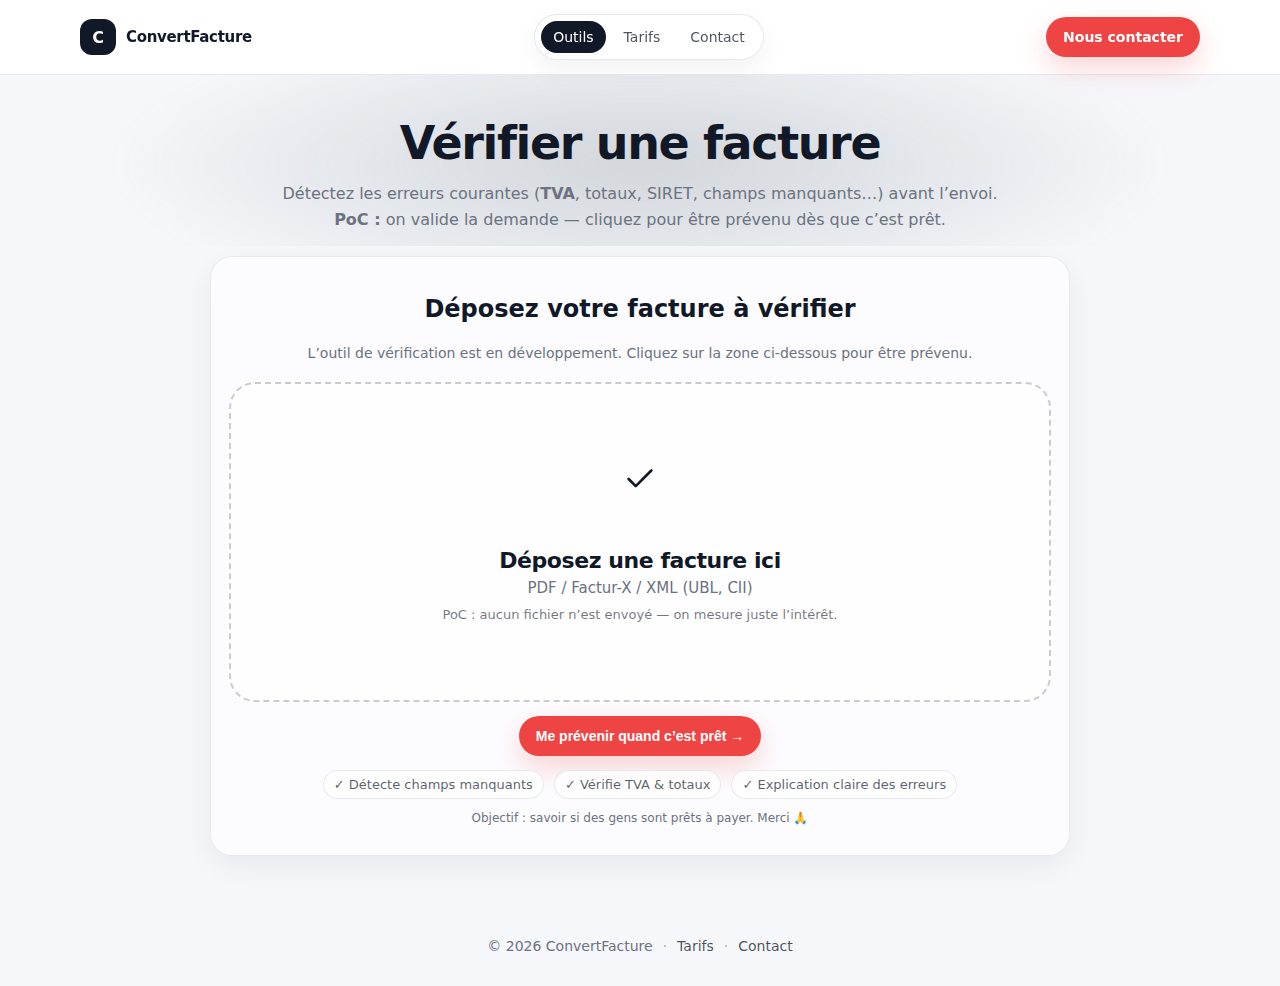
<file: tools/verify.html>
﻿<!doctype html>
<html lang="fr">
<head>

    <!-- Google tag (gtag.js) -->
    <script async src="https://www.googletagmanager.com/gtag/js?id=G-G-V4JG3WWYP5"></script>
    <script>
        window.dataLayer = window.dataLayer || [];
        function gtag() { dataLayer.push(arguments); }
        gtag('js', new Date());
        gtag('config', 'G-G-V4JG3WWYP5');
    </script>
    <link rel="icon" type="image/png" sizes="48x48" href="/favicon-48x48.png">
    <link rel="icon" href="/favicon.svg" type="image/svg+xml">
    <link rel="icon" href="/favicon.ico" sizes="any">
    <link rel="apple-touch-icon" href="/apple-touch-icon.png">
    <meta name="theme-color" content="#111827">

    <meta charset="utf-8" />
    <meta name="viewport" content="width=device-width,initial-scale=1" />
    <title>ConvertFacture — Vérifier une facture</title>
    <meta name="description" content="Vérifiez une facture (PDF/Factur-X/XML) et détectez les erreurs courantes. PoC : laissez votre email pour être prévenu." />
    <link rel="stylesheet" href="../styles.css" />
</head>

<body>
    <!-- Top bar -->
    <header class="topbar">
        <div class="container topbar__inner">
            <a class="brand" href="../index.html" aria-label="ConvertFacture">
                <span class="brand__mark">C</span>
                <span class="brand__name">ConvertFacture</span>
            </a>

            <nav class="nav nav--pill">
                <a class="nav__link nav__link--active" href="../index.html#tools">Outils</a>
                <a class="nav__link" href="../pricing.html">Tarifs</a>
                <a class="nav__link" href="../contact.html">Contact</a>
            </nav>

            <div class="actions">
                <a class="btn btn--primary btn--cta" href="../contact.html">Nous contacter</a>
            </div>
        </div>
    </header>

    <main>
        <!-- Hero -->
        <section class="hero hero--tight">
            <div class="container hero__inner">
                <h1>Vérifier une facture</h1>
                <p>
                    Détectez les erreurs courantes (<strong>TVA</strong>, totaux, SIRET, champs manquants…)
                    avant l’envoi.
                    <br />
                    <strong>PoC :</strong> on valide la demande — cliquez pour être prévenu dès que c’est prêt.
                </p>
            </div>
        </section>

        <!-- Main card -->
        <section class="tool">
            <div class="container">
                <div class="tool-card tool-card--center">
                    <h2>Déposez votre facture à vérifier</h2>
                    <p class="muted">L’outil de vérification est en développement. Cliquez sur la zone ci-dessous pour être prévenu.</p>

                    <!-- Big dropzone (opens modal) -->
                    <div class="dropzone dropzone--big" id="dropzone" role="button" tabindex="0" aria-label="Déposer une facture à vérifier (bêta)">
                        <div class="dropzone__icon dropzone__icon--big" aria-hidden="true">
                            <!-- Check icon -->
                            <svg viewBox="0 0 24 24" fill="none">
                                <path d="M20 6 9 17l-5-5" stroke="currentColor" stroke-width="1.9" stroke-linecap="round" stroke-linejoin="round" />
                            </svg>
                        </div>

                        <div class="dropzone__text">
                            <div class="dropzone__title">Déposez une facture ici</div>
                            <div class="dropzone__sub">PDF / Factur-X / XML (UBL, CII)</div>
                            <div class="dropzone__hint">PoC : aucun fichier n’est envoyé — on mesure juste l’intérêt.</div>
                        </div>

                        <!-- input caché (utile plus tard) -->
                        <input class="file" type="file" accept="application/pdf,.pdf,.xml,text/xml,application/xml" />
                    </div>

                    <div class="tool-actions tool-actions--center">
                        <button class="btn btn--primary btn--cta" type="button" id="openModalBtn">
                            Me prévenir quand c’est prêt →
                        </button>
                    </div>

                    <div class="mini-benefits">
                        <div class="mini-benefit">✓ Détecte champs manquants</div>
                        <div class="mini-benefit">✓ Vérifie TVA & totaux</div>
                        <div class="mini-benefit">✓ Explication claire des erreurs</div>
                    </div>

                    <p class="fineprint" style="margin-top:12px;">
                        Objectif : savoir si des gens sont prêts à payer. Merci 🙏
                    </p>
                </div>
            </div>
        </section>

        <!-- Modal (PoC) -->
        <div class="modal" id="betaModal" aria-hidden="true">
            <div class="modal__backdrop" data-close></div>

            <div class="modal__panel" role="dialog" aria-modal="true" aria-labelledby="modalTitle">
                <button class="modal__close" type="button" aria-label="Fermer" data-close>×</button>

                <h2 id="modalTitle">Vérification en développement</h2>
                <p class="muted">
                    On lance bientôt la bêta “Vérifier une facture”. Laisse ton email et on te prévient dès que c’est prêt.
                </p>

                <!-- ✅ Formspree -->
                <form class="modal__form" id="betaForm" action="https://formspree.io/f/xjkndglk" method="POST">
                    <!-- context -->
                    <input type="hidden" name="tool" value="verify" />
                    <input type="hidden" name="page" value="verify" />
                    <input type="hidden" name="_subject" value="ConvertFacture — Demande bêta (Vérifier)" />

                    <!-- honeypot anti-spam -->
                    <input type="text" name="_gotcha" style="display:none" tabindex="-1" autocomplete="off" aria-hidden="true" />

                    <div id="formStep">
                        <input class="input" name="email" type="email" placeholder="Ton email" required />

                        <select class="input" name="volume" required>
                            <option value="" disabled selected>Factures B2B / mois</option>
                            <option>0–10</option>
                            <option>10–50</option>
                            <option>50+</option>
                        </select>

                        <select class="input" name="format" required>
                            <option value="" disabled selected>Format principal aujourd’hui</option>
                            <option>PDF</option>
                            <option>Factur-X</option>
                            <option>XML (UBL/CII)</option>
                            <option>Je ne sais pas</option>
                        </select>

                        <select class="input" name="price" required>
                            <option value="" disabled selected>Prix acceptable</option>
                            <option>9€ / mois</option>
                            <option>19€ / mois</option>
                            <option>49€ / mois</option>
                            <option>Je préfère payer à l’usage</option>
                            <option>Je ne paierai pas</option>
                        </select>

                        <button class="btn btn--primary btn--cta" type="submit" id="submitBtn">Me prévenir →</button>
                        <p class="fineprint">Pas de spam. Juste un mail quand la bêta est prête.</p>

                        <p class="fineprint" id="formError" style="display:none; color: rgba(239,68,68,0.95);">
                            Oups — impossible d’envoyer pour l’instant. Réessaie dans quelques secondes.
                        </p>
                    </div>

                    <div id="thanksStep" style="display:none;">
                        <h3 style="margin:6px 0 0;">Merci 🙌</h3>
                        <p class="muted" style="margin-top:8px;">
                            On te contactera dès que l’accès à ce plan est prêt.
                        </p>
                        <button class="btn btn--primary btn--cta" type="button" id="closeAfterThanks">Fermer</button>
                    </div>
                </form>
            </div>
        </div>
    </main>

    <footer class="footer">
        <div class="container footer__inner">
            <span>© <span id="year"></span> ConvertFacture</span>
            <span class="footer__sep">·</span>
            <a class="link" href="../pricing.html">Tarifs</a>
            <span class="footer__sep">·</span>
            <a class="link" href="../contact.html">Contact</a>
        </div>

        <script>
            // Footer year
            const yearEl = document.getElementById("year");
            if (yearEl) yearEl.textContent = new Date().getFullYear();

            // Elements
            const modal = document.getElementById("betaModal");
            const dropzone = document.getElementById("dropzone");
            const openBtn = document.getElementById("openModalBtn");

            const form = document.getElementById("betaForm");
            const formStep = document.getElementById("formStep");
            const thanksStep = document.getElementById("thanksStep");
            const closeAfterThanks = document.getElementById("closeAfterThanks");
            const submitBtn = document.getElementById("submitBtn");
            const formError = document.getElementById("formError");

            function resetModalUI() {
                if (formStep) formStep.style.display = "";
                if (thanksStep) thanksStep.style.display = "none";
                if (formError) formError.style.display = "none";
                if (submitBtn) {
                    submitBtn.disabled = false;
                    submitBtn.textContent = "Me prévenir →";
                }
            }

            function openModal() {
                if (!modal) return;
                resetModalUI();
                modal.classList.add("modal--open");
                modal.setAttribute("aria-hidden", "false");
                document.body.style.overflow = "hidden";

                const emailInput = modal.querySelector("input[type='email']");
                if (emailInput) emailInput.focus();
            }

            function closeModal() {
                if (!modal) return;
                modal.classList.remove("modal--open");
                modal.setAttribute("aria-hidden", "true");
                document.body.style.overflow = "";
            }

            // Open on dropzone click / keypress
            if (dropzone) {
                dropzone.addEventListener("click", openModal);
                dropzone.addEventListener("keypress", (e) => {
                    if (e.key === "Enter" || e.key === " ") openModal();
                });
            }

            // Open on button click
            if (openBtn) openBtn.addEventListener("click", openModal);

            // Close on backdrop / close button
            if (modal) {
                modal.querySelectorAll("[data-close]").forEach((el) => el.addEventListener("click", closeModal));
            }

            // Close on Escape
            window.addEventListener("keydown", (e) => {
                if (e.key === "Escape") closeModal();
            });

            if (closeAfterThanks) closeAfterThanks.addEventListener("click", closeModal);

            // ✅ AJAX submit -> Formspree
            if (form) {
                form.addEventListener("submit", async (e) => {
                    e.preventDefault();
                    if (formError) formError.style.display = "none";

                    if (submitBtn) {
                        submitBtn.disabled = true;
                        submitBtn.textContent = "Envoi…";
                    }

                    try {
                        const res = await fetch(form.action, {
                            method: "POST",
                            body: new FormData(form),
                            headers: { "Accept": "application/json" }
                        });

                        if (res.ok) {
                            if (window.gtag) gtag("event", "beta_signup", { tool: "verify" });
                            if (formStep) formStep.style.display = "none";
                            if (thanksStep) thanksStep.style.display = "";

                            // reset champs visibles (hidden restent tels quels)
                            form.reset();
                        } else {
                            if (formError) formError.style.display = "";
                            if (submitBtn) {
                                submitBtn.disabled = false;
                                submitBtn.textContent = "Me prévenir →";
                            }
                        }
                    } catch (err) {
                        if (formError) formError.style.display = "";
                        if (submitBtn) {
                            submitBtn.disabled = false;
                            submitBtn.textContent = "Me prévenir →";
                        }
                    }
                });
            }
        </script>
    </footer>
</body>
</html>
</file>
<file: styles.css>
﻿:root {
    --bg: #f6f7fb;
    --card: #ffffff;
    --text: #111827;
    --muted: #6b7280;
    --border: #e5e7eb;
    --shadow: 0 10px 30px rgba(17,24,39,0.06);
    --radius: 18px;
    --primary: #ef4444;
}

* {
    box-sizing: border-box;
}

html, body {
    height: 100%;
}

body {
    margin: 0;
    font-family: ui-sans-serif, system-ui, -apple-system, Segoe UI, Roboto, Helvetica, Arial, "Apple Color Emoji","Segoe UI Emoji";
    color: var(--text);
    background: var(--bg);
}

a {
    color: inherit;
    text-decoration: none;
}

.container {
    width: min(1120px, calc(100% - 40px));
    margin: 0 auto;
}

/* -------------------------------------------------------
   Buttons / Links
------------------------------------------------------- */
.actions {
    display: flex;
    align-items: center;
    gap: 14px;
}

.link {
    color: rgba(17,24,39,0.75);
    font-size: 14px;
}

    .link:hover {
        color: rgba(17,24,39,0.92);
    }

.link--muted {
    color: rgba(17,24,39,0.65);
}

.btn {
    display: inline-flex;
    align-items: center;
    justify-content: center;
    gap: 8px;
    padding: 10px 14px;
    border-radius: 999px;
    border: 1px solid var(--border);
    background: #fff;
    font-weight: 700;
    font-size: 14px;
    cursor: pointer;
}

.btn--primary {
    border-color: transparent;
    background: var(--primary);
    color: #fff;
}

    .btn--primary:hover {
        filter: brightness(0.95);
    }

.btn--cta {
    box-shadow: 0 12px 28px rgba(239,68,68,0.22);
    padding: 11px 16px;
}

/* -------------------------------------------------------
   Header / Nav
------------------------------------------------------- */
.topbar {
    position: sticky;
    top: 0;
    z-index: 30;
    background: rgba(255,255,255,0.92);
    backdrop-filter: blur(10px);
    border-bottom: 1px solid rgba(229,231,235,0.9);
}

.topbar__inner {
    display: flex;
    align-items: center;
    justify-content: space-between;
    gap: 16px;
    padding: 14px 0;
}

.brand {
    display: flex;
    align-items: center;
    gap: 10px;
    font-weight: 800;
    letter-spacing: -0.02em;
}

.brand__mark {
    width: 36px;
    height: 36px;
    display: grid;
    place-items: center;
    border-radius: 12px;
    background: #111827;
    color: #fff;
    font-weight: 900;
}

.brand__name {
    font-size: 15px;
}

/* Nav pill */
.nav {
    display: flex;
    align-items: center;
}

.nav--pill {
    gap: 6px;
    padding: 6px;
    border-radius: 999px;
    background: rgba(255,255,255,0.8);
    border: 1px solid rgba(229,231,235,0.95);
    box-shadow: 0 10px 25px rgba(17,24,39,0.05);
}

.nav__link {
    font-size: 14px;
    padding: 8px 12px;
    border-radius: 999px;
    color: rgba(17,24,39,0.75);
}

    .nav__link:hover {
        background: rgba(17,24,39,0.06);
        color: rgba(17,24,39,0.92);
    }

.nav__link--active {
    background: #111827;
    color: #fff;
}

/* -------------------------------------------------------
   Typography helpers
------------------------------------------------------- */
.input {
    width: 100%;
    padding: 12px 12px;
    border-radius: 14px;
    border: 1px solid var(--border);
    background: #fff;
    font-size: 14px;
}

.textarea {
    resize: vertical;
    min-height: 140px;
}

.muted {
    margin: 8px 0 0;
    color: var(--muted);
    font-size: 14px;
    line-height: 1.5;
}

.fineprint {
    margin-top: 10px;
    font-size: 12px;
    color: var(--muted);
}

/* -------------------------------------------------------
   Hero / Pills
------------------------------------------------------- */
.hero {
    position: relative;
    padding: 54px 0 22px;
    overflow: hidden;
}

    .hero::before {
        content: "";
        position: absolute;
        inset: -120px -120px auto -120px;
        height: 420px;
        background: radial-gradient(closest-side, rgba(239,68,68,0.10), transparent 70%), radial-gradient(closest-side, rgba(59,130,246,0.10), transparent 70%), radial-gradient(closest-side, rgba(34,197,94,0.10), transparent 70%);
        filter: blur(10px);
    }

.hero__inner {
    position: relative;
    text-align: center;
}

.hero h1 {
    margin: 0 auto;
    max-width: 920px;
    font-size: clamp(28px, 4.2vw, 46px);
    line-height: 1.05;
    letter-spacing: -0.03em;
}

.hero p {
    margin: 14px auto 0;
    max-width: 860px;
    color: var(--muted);
    font-size: 16px;
    line-height: 1.6;
}

/* tighter hero */
.hero--tight {
    padding: 44px 0 14px;
}

.pills {
    display: flex;
    flex-wrap: wrap;
    gap: 10px;
    justify-content: center;
    margin-top: 18px;
}

.pill {
    padding: 8px 14px;
    border-radius: 999px;
    border: 1px solid var(--border);
    background: rgba(255,255,255,0.7);
    font-size: 14px;
    color: #111827;
}

    .pill:hover {
        background: #fff;
    }

.pill--active {
    background: #111827;
    color: #fff;
    border-color: #111827;
}

.pill--disabled {
    opacity: 0.5;
    pointer-events: none;
}

/* -------------------------------------------------------
   Home tools grid
------------------------------------------------------- */
.tools {
    padding: 24px 0 40px;
}

.grid {
    display: grid;
    grid-template-columns: repeat(3, minmax(0,1fr));
    gap: 16px;
}

.card {
    background: var(--card);
    border: 1px solid rgba(229,231,235,0.9);
    border-radius: var(--radius);
    box-shadow: var(--shadow);
    padding: 18px 18px 16px;
    transition: transform 0.12s ease, box-shadow 0.12s ease, border-color 0.12s ease;
    min-height: 168px;
}

    .card:hover {
        transform: translateY(-2px);
        border-color: rgba(17,24,39,0.18);
        box-shadow: 0 16px 38px rgba(17,24,39,0.10);
    }

.card__icon {
    width: 44px;
    height: 44px;
    border-radius: 14px;
    background: rgba(239,68,68,0.12);
    color: rgba(239,68,68,1);
    display: grid;
    place-items: center;
    margin-bottom: 10px;
}

    .card__icon svg {
        width: 22px;
        height: 22px;
    }

.card__icon--green {
    background: rgba(34,197,94,0.12);
    color: rgba(34,197,94,1);
}

.card__icon--blue {
    background: rgba(59,130,246,0.12);
    color: rgba(59,130,246,1);
}

.card h3 {
    margin: 0;
    font-size: 18px;
    letter-spacing: -0.01em;
}

.card p {
    margin: 8px 0 0;
    color: var(--muted);
    font-size: 14px;
    line-height: 1.5;
}

/* -------------------------------------------------------
   Beta
------------------------------------------------------- */
.beta {
    padding: 46px 0 60px;
}

.beta__inner {
    background: rgba(255,255,255,0.65);
    border: 1px solid rgba(229,231,235,0.9);
    border-radius: 22px;
    box-shadow: var(--shadow);
    padding: 24px;
}

.beta h2 {
    margin: 0;
    font-size: 22px;
    letter-spacing: -0.02em;
}

.beta p {
    margin: 10px 0 0;
    color: var(--muted);
}

.beta__form {
    display: grid;
    grid-template-columns: 1.3fr 1fr auto;
    gap: 10px;
    margin-top: 14px;
}

.beta__form--stack {
    grid-template-columns: 1fr !important;
}

/* -------------------------------------------------------
   Footer
------------------------------------------------------- */
.footer {
    padding: 22px 0 32px;
    color: var(--muted);
    font-size: 14px;
}

.footer__inner {
    display: flex;
    justify-content: center;
    gap: 10px;
    flex-wrap: wrap;
}

.footer__sep {
    opacity: 0.6;
}

/* -------------------------------------------------------
   Pricing page
------------------------------------------------------- */
.note {
    margin: 16px auto 0;
    max-width: 860px;
    padding: 12px 14px;
    border-radius: 14px;
    border: 1px solid rgba(229,231,235,0.9);
    background: rgba(255,255,255,0.7);
    color: rgba(17,24,39,0.75);
    font-size: 14px;
    line-height: 1.5;
    text-align: left;
}

.pricing {
    padding: 22px 0 40px;
}

.price-grid {
    display: grid;
    grid-template-columns: repeat(3, minmax(0,1fr));
    gap: 16px;
}

.price-card {
    background: var(--card);
    border: 1px solid rgba(229,231,235,0.9);
    border-radius: 20px;
    box-shadow: var(--shadow);
    padding: 18px;
}

.price-card--featured {
    border-color: rgba(17,24,39,0.18);
    box-shadow: 0 16px 38px rgba(17,24,39,0.10);
    transform: translateY(-2px);
}

.price-head {
    display: flex;
    align-items: center;
    justify-content: space-between;
    gap: 10px;
}

    .price-head h3 {
        margin: 0;
        font-size: 18px;
        letter-spacing: -0.01em;
    }

.price {
    margin-top: 10px;
    font-size: 34px;
    font-weight: 900;
    letter-spacing: -0.03em;
}

    .price small {
        font-size: 14px;
        color: var(--muted);
        font-weight: 700;
    }

.price-sub {
    margin: 6px 0 0;
    color: var(--muted);
    font-size: 14px;
    line-height: 1.5;
}

.feature-list {
    list-style: none;
    padding: 0;
    margin: 14px 0 0;
    color: var(--muted);
    font-size: 14px;
}

    .feature-list li {
        display: flex;
        gap: 10px;
        margin: 8px 0;
    }

        .feature-list li::before {
            content: "✓";
            color: rgba(17,24,39,0.9);
            font-weight: 900;
        }

.price-cta {
    margin-top: 14px;
    width: 100%;
    justify-content: center;
}

/* FAQ */
.faq {
    background: rgba(255,255,255,0.65);
    border: 1px solid rgba(229,231,235,0.9);
    border-radius: 22px;
    box-shadow: var(--shadow);
    padding: 18px;
}

.faq-title {
    margin: 0 0 10px;
    font-size: 18px;
    letter-spacing: -0.01em;
}

.faq-item {
    padding: 10px 0;
    border-top: 1px solid rgba(229,231,235,0.9);
}

    .faq-item:first-of-type {
        border-top: none;
    }

    .faq-item h4 {
        margin: 0;
        font-size: 15px;
    }

    .faq-item p {
        margin: 6px 0 0;
        color: var(--muted);
        font-size: 14px;
        line-height: 1.5;
    }

/* -------------------------------------------------------
   Contact page
------------------------------------------------------- */
.contact {
    padding: 10px 0 60px;
}

.contact__grid {
    display: grid;
    grid-template-columns: 1.2fr 0.8fr;
    gap: 16px;
    align-items: start;
}

.contact-card {
    background: rgba(255,255,255,0.65);
    border: 1px solid rgba(229,231,235,0.9);
    border-radius: 22px;
    box-shadow: var(--shadow);
    padding: 18px;
}

    .contact-card h2 {
        margin: 0;
        font-size: 18px;
        letter-spacing: -0.01em;
    }

.contact-form {
    margin-top: 14px;
}

.field {
    margin-bottom: 12px;
}

    .field label {
        display: block;
        margin-bottom: 6px;
        font-size: 13px;
        color: rgba(17,24,39,0.75);
        font-weight: 700;
    }

.contact-card--info {
    background: rgba(255,255,255,0.55);
}

.info-list {
    margin-top: 12px;
    display: grid;
    gap: 12px;
}

.info-item {
    display: flex;
    gap: 10px;
    align-items: flex-start;
}

.info-icon {
    width: 44px;
    height: 44px;
    border-radius: 14px;
    background: rgba(239,68,68,0.12);
    color: rgba(239,68,68,1);
    display: grid;
    place-items: center;
    flex: 0 0 auto;
}

    .info-icon svg {
        width: 22px;
        height: 22px;
    }

.info-icon--blue {
    background: rgba(59,130,246,0.12);
    color: rgba(59,130,246,1);
}

.info-icon--green {
    background: rgba(34,197,94,0.12);
    color: rgba(34,197,94,1);
}

.info-title {
    font-weight: 800;
    font-size: 14px;
    letter-spacing: -0.01em;
}

.info-text {
    color: var(--muted);
    font-size: 14px;
    line-height: 1.4;
    margin-top: 2px;
}

/* -------------------------------------------------------
   Tool landing (PoC)
------------------------------------------------------- */
.tool {
    padding: 10px 0 60px;
}

.tool-card {
    background: rgba(255,255,255,0.65);
    border: 1px solid rgba(229,231,235,0.9);
    border-radius: 22px;
    box-shadow: var(--shadow);
    padding: 18px;
}

.tool-card--center {
    max-width: 860px;
    margin: 0 auto;
    text-align: center;
}

.dropzone--big {
    margin-top: 18px;
    min-height: 320px;
    padding: 28px;
    border-radius: 26px;
    border: 2px dashed rgba(17,24,39,0.22);
    background: rgba(255,255,255,0.75);
    display: flex;
    flex-direction: column;
    justify-content: center;
    align-items: center;
    text-align: center;
    gap: 14px;
    cursor: pointer;
    transition: transform 0.12s ease, border-color 0.12s ease, background 0.12s ease;
}

    .dropzone--big:hover {
        border-color: rgba(17,24,39,0.38);
        background: rgba(255,255,255,0.92);
        transform: translateY(-1px);
    }

    .dropzone--big:focus {
        outline: 3px solid rgba(239,68,68,0.25);
        outline-offset: 4px;
    }

.dropzone__icon--big {
    width: 72px;
    height: 72px;
    border-radius: 22px;
}

    .dropzone__icon--big svg {
        width: 34px;
        height: 34px;
    }

.dropzone__title {
    font-size: 22px;
    font-weight: 900;
    letter-spacing: -0.02em;
}

.dropzone__sub {
    color: var(--muted);
    font-size: 15px;
    margin-top: 6px;
}

.dropzone__hint {
    margin-top: 10px;
    font-size: 13px;
    color: rgba(17,24,39,0.6);
}

.file {
    display: none;
}

.tool-actions {
    display: flex;
    gap: 10px;
    margin-top: 14px;
    flex-wrap: wrap;
}

.tool-actions--center {
    justify-content: center;
}

.mini-benefits {
    margin-top: 14px;
    display: flex;
    gap: 10px;
    justify-content: center;
    flex-wrap: wrap;
}

.mini-benefit {
    font-size: 13px;
    color: rgba(17,24,39,0.7);
    background: rgba(255,255,255,0.75);
    border: 1px solid rgba(229,231,235,0.9);
    padding: 6px 10px;
    border-radius: 999px;
}

/* -------------------------------------------------------
   Modal (popup)
------------------------------------------------------- */
.modal {
    position: fixed;
    inset: 0;
    display: none;
    z-index: 100;
}

.modal--open {
    display: block;
}

.modal__backdrop {
    position: absolute;
    inset: 0;
    background: rgba(17,24,39,0.55);
    backdrop-filter: blur(6px);
}

.modal__panel {
    position: relative;
    width: min(560px, calc(100% - 28px));
    margin: 10vh auto 0;
    background: rgba(255,255,255,0.92);
    border: 1px solid rgba(229,231,235,0.9);
    border-radius: 22px;
    box-shadow: 0 30px 80px rgba(17,24,39,0.25);
    padding: 18px;
}

    .modal__panel h2 {
        margin: 4px 0 0;
        font-size: 18px;
        letter-spacing: -0.01em;
    }

.modal__close {
    position: absolute;
    top: 10px;
    right: 12px;
    width: 36px;
    height: 36px;
    border-radius: 12px;
    border: 1px solid rgba(229,231,235,0.9);
    background: rgba(255,255,255,0.9);
    cursor: pointer;
    font-size: 18px;
    line-height: 1;
}

.modal__form {
    display: grid;
    gap: 10px;
    margin-top: 12px;
}

/* -------------------------------------------------------
   Reject-help layout (inside dropzone)
------------------------------------------------------- */
.dropzone--rejection {
    align-items: stretch;
    text-align: left;
    gap: 12px;
}

.dzhead {
    display: flex;
    gap: 14px;
    align-items: center;
}

.dzhead__text {
    flex: 1;
}

.dzfoot {
    display: flex;
    justify-content: space-between;
    align-items: center;
    gap: 12px;
    flex-wrap: wrap;
}

.dzfoot__left {
    display: flex;
    align-items: center;
    gap: 10px;
    flex-wrap: wrap;
}

.dzsmall {
    font-size: 12px;
    color: rgba(17,24,39,0.6);
}

.dropzone--dragover {
    border-color: rgba(17,24,39,0.38);
    background: rgba(255,255,255,0.92);
}

/* reject textarea look */
.reject-box {
    margin-top: 10px;
    background: rgba(255,255,255,0.92);
}

/* -------------------------------------------------------
   Create-facturx fake form
------------------------------------------------------- */
.fake-form {
    margin-top: 12px;
    text-align: left;
}

.fake-row {
    display: grid;
    grid-template-columns: 1fr 1fr;
    gap: 10px;
    margin-top: 10px;
}

    .fake-row:nth-child(2) {
        grid-template-columns: 1.4fr 0.4fr 0.7fr;
    }

/* -------------------------------------------------------
   Templates grid
------------------------------------------------------- */
.tpl-grid {
    margin-top: 12px;
    display: grid;
    grid-template-columns: 1fr 1fr;
    gap: 10px;
    text-align: left;
}

.tpl-card {
    border: 1px solid rgba(229,231,235,0.9);
    background: rgba(255,255,255,0.85);
    border-radius: 18px;
    padding: 14px;
    cursor: pointer;
    text-align: left;
    transition: transform 0.12s ease, box-shadow 0.12s ease, border-color 0.12s ease;
}

    .tpl-card:hover {
        transform: translateY(-1px);
        border-color: rgba(17,24,39,0.18);
        box-shadow: 0 16px 38px rgba(17,24,39,0.10);
    }

.tpl-title {
    font-weight: 900;
    letter-spacing: -0.01em;
}

.tpl-sub {
    margin-top: 4px;
    color: var(--muted);
    font-size: 13px;
    line-height: 1.4;
}

/* -------------------------------------------------------
   Responsive
------------------------------------------------------- */
@media (max-width: 900px) {
    .nav--pill {
        display: none;
    }

    .link--muted {
        display: none;
    }

    .grid {
        grid-template-columns: repeat(2, minmax(0,1fr));
    }

    .beta__form {
        grid-template-columns: 1fr;
    }

    .price-grid {
        grid-template-columns: 1fr;
    }

    .contact__grid {
        grid-template-columns: 1fr;
    }
}

@media (max-width: 560px) {
    .grid {
        grid-template-columns: 1fr;
    }

    .actions {
        gap: 10px;
    }

    .dropzone--big {
        min-height: 260px;
        padding: 20px;
    }

    .fake-row {
        grid-template-columns: 1fr;
    }

    .tpl-grid {
        grid-template-columns: 1fr;
    }
}
</file>
